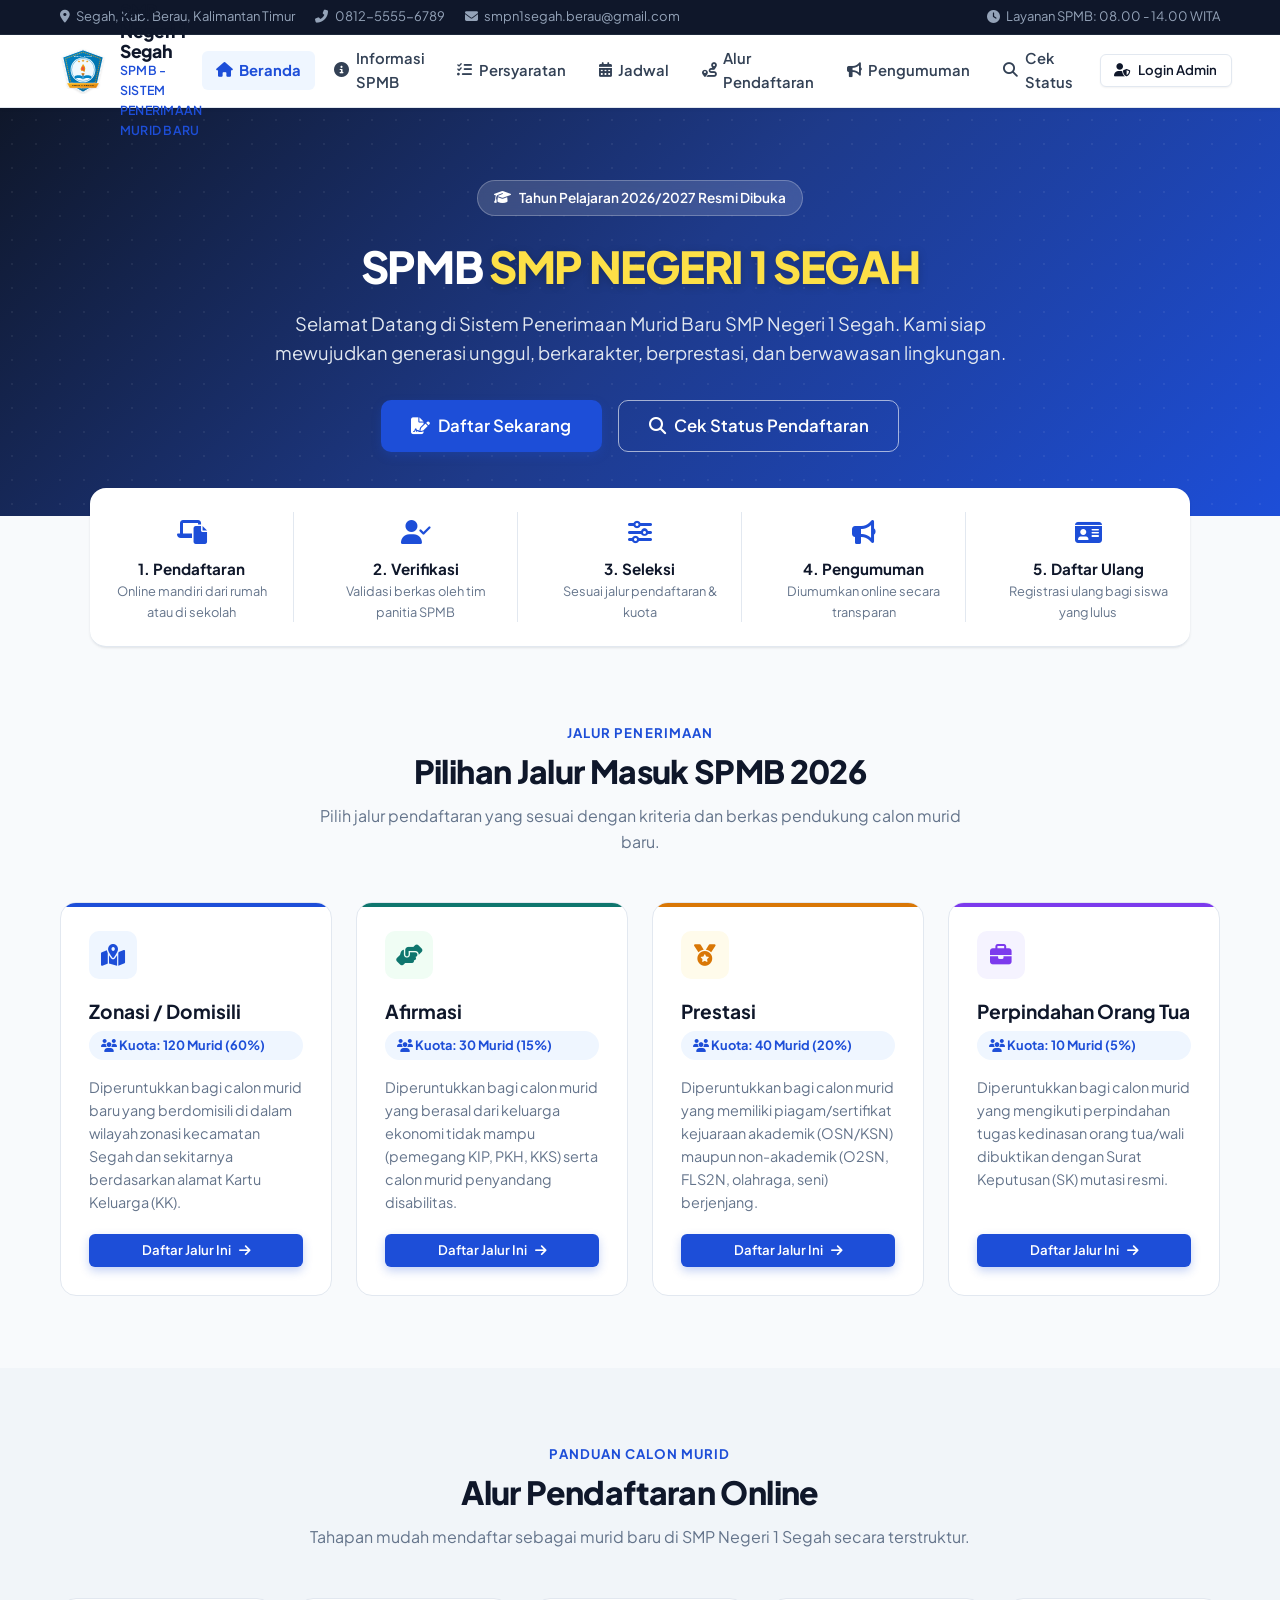
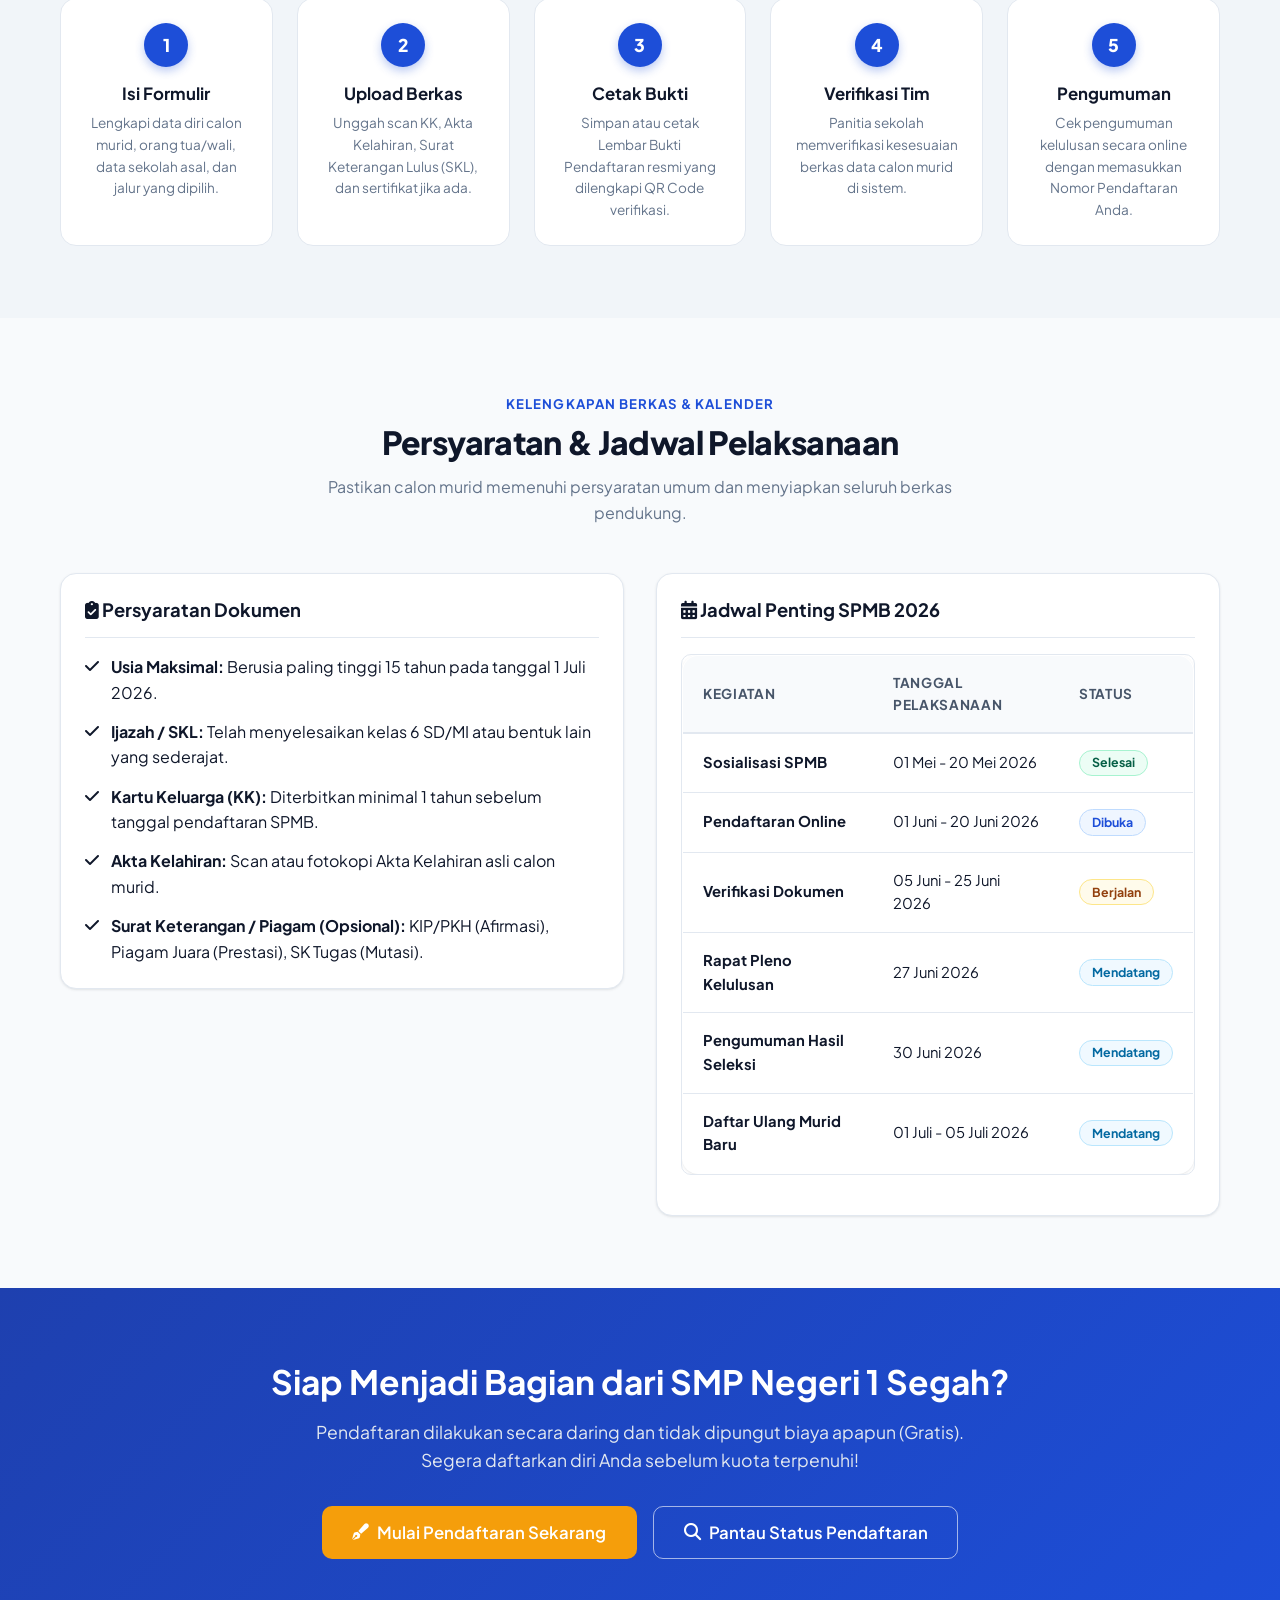
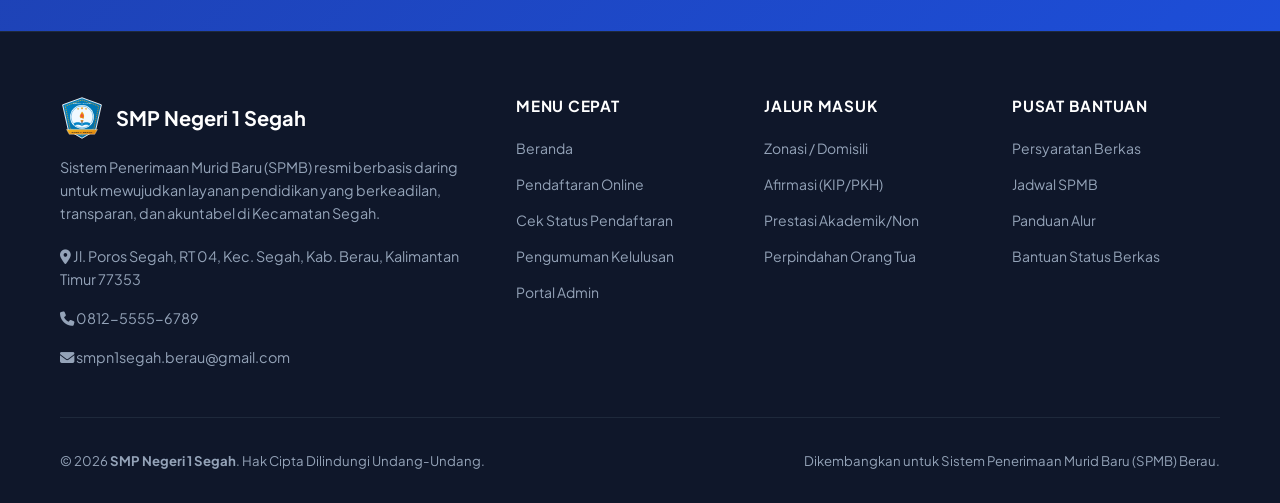
<file: index.html>
<!DOCTYPE html>
<html lang="id">
<head>
  <meta charset="UTF-8">
  <meta name="viewport" content="width=device-width, initial-scale=1.0">
  <meta name="description" content="Sistem Penerimaan Murid Baru (SPMB) SMP Negeri 1 Segah, Berau, Kalimantan Timur Tahun Pelajaran 2026/2027. Pendaftaran online cepat, transparan, dan terintegrasi.">
  <title>SPMB SMP Negeri 1 Segah - Sistem Penerimaan Murid Baru 2026</title>
  
  <!-- Favicon -->
  <link rel="icon" type="image/svg+xml" href="assets/logo.svg">
  
  <!-- Font Awesome 6 Icons -->
  <link rel="stylesheet" href="https://cdnjs.cloudflare.com/ajax/libs/font-awesome/6.5.1/css/all.min.css">
  
  <!-- Custom Stylesheets -->
  <link rel="stylesheet" href="css/style.css">
  <link rel="stylesheet" href="css/responsive.css">
</head>
<body>

  <!-- Topbar Kontak & Informasi -->
  <div class="topbar">
    <div class="container">
      <div class="topbar-info">
        <span><i class="fas fa-map-marker-alt text-warning"></i> Segah, Kab. Berau, Kalimantan Timur</span>
        <span><i class="fas fa-phone-alt text-warning"></i> <span data-school-phone>0812-5555-6789</span></span>
        <span><i class="fas fa-envelope text-warning"></i> <span data-school-email>smpn1segah.berau@gmail.com</span></span>
      </div>
      <div class="topbar-info">
        <span><i class="fas fa-clock"></i> Layanan SPMB: 08.00 - 14.00 WITA</span>
      </div>
    </div>
  </div>

  <!-- Header & Navigasi -->
  <header class="navbar">
    <div class="container">
      <a href="index.html" class="brand">
        <img src="assets/logo.svg" alt="Logo SMP Negeri 1 Segah" class="brand-logo">
        <div class="brand-text">
          <h1 data-school-name>SMP NEGERI 1 SEGAH</h1>
          <span>SPMB - SISTEM PENERIMAAN MURID BARU</span>
        </div>
      </a>

      <!-- Hamburger Button (Mobile) -->
      <button class="nav-toggle" aria-label="Menu Navigasi">
        <i class="fas fa-bars"></i>
      </button>

      <!-- Menu Items -->
      <nav>
        <ul class="nav-menu">
          <li><a href="index.html" class="nav-link active"><i class="fas fa-home"></i> Beranda</a></li>
          <li><a href="#informasi" class="nav-link"><i class="fas fa-info-circle"></i> Informasi SPMB</a></li>
          <li><a href="#persyaratan" class="nav-link"><i class="fas fa-list-check"></i> Persyaratan</a></li>
          <li><a href="#jadwal" class="nav-link"><i class="fas fa-calendar-alt"></i> Jadwal</a></li>
          <li><a href="#alur" class="nav-link"><i class="fas fa-route"></i> Alur Pendaftaran</a></li>
          <li><a href="pengumuman.html" class="nav-link"><i class="fas fa-bullhorn"></i> Pengumuman</a></li>
          <li><a href="cek-status.html" class="nav-link"><i class="fas fa-search"></i> Cek Status</a></li>
          <li class="nav-btn"><a href="login.html" class="btn btn-secondary btn-sm"><i class="fas fa-user-shield"></i> Login Admin</a></li>
        </ul>
      </nav>
    </div>
  </header>

  <!-- Hero Section -->
  <section class="hero">
    <div class="container">
      <div class="hero-content">
        <div class="hero-badge">
          <i class="fas fa-graduation-cap"></i> Tahun Pelajaran 2026/2027 Resmi Dibuka
        </div>
        <h2 class="hero-title">SPMB <span class="highlight">SMP NEGERI 1 SEGAH</span></h2>
        <p class="hero-subtitle">
          Selamat Datang di Sistem Penerimaan Murid Baru SMP Negeri 1 Segah. Kami siap mewujudkan generasi unggul, berkarakter, berprestasi, dan berwawasan lingkungan.
        </p>
        <div class="hero-actions">
          <a href="pendaftaran.html" class="btn btn-primary btn-lg">
            <i class="fas fa-file-signature"></i> Daftar Sekarang
          </a>
          <a href="cek-status.html" class="btn btn-outline btn-lg">
            <i class="fas fa-search"></i> Cek Status Pendaftaran
          </a>
        </div>
      </div>
    </div>
  </section>

  <!-- Quick Info Strip -->
  <div class="container">
    <div class="info-strip">
      <div class="info-grid">
        <div class="info-item">
          <div class="icon"><i class="fas fa-laptop-file"></i></div>
          <h4>1. Pendaftaran</h4>
          <p>Online mandiri dari rumah atau di sekolah</p>
        </div>
        <div class="info-item">
          <div class="icon"><i class="fas fa-user-check"></i></div>
          <h4>2. Verifikasi</h4>
          <p>Validasi berkas oleh tim panitia SPMB</p>
        </div>
        <div class="info-item">
          <div class="icon"><i class="fas fa-sliders-h"></i></div>
          <h4>3. Seleksi</h4>
          <p>Sesuai jalur pendaftaran & kuota</p>
        </div>
        <div class="info-item">
          <div class="icon"><i class="fas fa-bullhorn"></i></div>
          <h4>4. Pengumuman</h4>
          <p>Diumumkan online secara transparan</p>
        </div>
        <div class="info-item">
          <div class="icon"><i class="fas fa-id-card"></i></div>
          <h4>5. Daftar Ulang</h4>
          <p>Registrasi ulang bagi siswa yang lulus</p>
        </div>
      </div>
    </div>
  </div>

  <!-- Section Jalur Pendaftaran (Informasi SPMB) -->
  <section id="informasi" class="section">
    <div class="container">
      <div class="section-header">
        <span class="section-tag">Jalur Penerimaan</span>
        <h2 class="section-title">Pilihan Jalur Masuk SPMB 2026</h2>
        <p class="section-desc">Pilih jalur pendaftaran yang sesuai dengan kriteria dan berkas pendukung calon murid baru.</p>
      </div>

      <div class="jalur-grid">
        <!-- Jalur Domisili -->
        <div class="jalur-card">
          <div class="jalur-icon"><i class="fas fa-map-marked-alt"></i></div>
          <h3 class="jalur-title">Zonasi / Domisili</h3>
          <span class="jalur-kuota"><i class="fas fa-users"></i> Kuota: 120 Murid (60%)</span>
          <p class="jalur-desc">
            Diperuntukkan bagi calon murid baru yang berdomisili di dalam wilayah zonasi kecamatan Segah dan sekitarnya berdasarkan alamat Kartu Keluarga (KK).
          </p>
          <a href="pendaftaran.html?jalur=domisili" class="btn btn-primary btn-sm">Daftar Jalur Ini <i class="fas fa-arrow-right"></i></a>
        </div>

        <!-- Jalur Afirmasi -->
        <div class="jalur-card afirmasi">
          <div class="jalur-icon"><i class="fas fa-hands-helping"></i></div>
          <h3 class="jalur-title">Afirmasi</h3>
          <span class="jalur-kuota"><i class="fas fa-users"></i> Kuota: 30 Murid (15%)</span>
          <p class="jalur-desc">
            Diperuntukkan bagi calon murid yang berasal dari keluarga ekonomi tidak mampu (pemegang KIP, PKH, KKS) serta calon murid penyandang disabilitas.
          </p>
          <a href="pendaftaran.html?jalur=afirmasi" class="btn btn-primary btn-sm">Daftar Jalur Ini <i class="fas fa-arrow-right"></i></a>
        </div>

        <!-- Jalur Prestasi -->
        <div class="jalur-card prestasi">
          <div class="jalur-icon"><i class="fas fa-medal"></i></div>
          <h3 class="jalur-title">Prestasi</h3>
          <span class="jalur-kuota"><i class="fas fa-users"></i> Kuota: 40 Murid (20%)</span>
          <p class="jalur-desc">
            Diperuntukkan bagi calon murid yang memiliki piagam/sertifikat kejuaraan akademik (OSN/KSN) maupun non-akademik (O2SN, FLS2N, olahraga, seni) berjenjang.
          </p>
          <a href="pendaftaran.html?jalur=prestasi" class="btn btn-primary btn-sm">Daftar Jalur Ini <i class="fas fa-arrow-right"></i></a>
        </div>

        <!-- Jalur Mutasi -->
        <div class="jalur-card mutasi">
          <div class="jalur-icon"><i class="fas fa-briefcase"></i></div>
          <h3 class="jalur-title">Perpindahan Orang Tua</h3>
          <span class="jalur-kuota"><i class="fas fa-users"></i> Kuota: 10 Murid (5%)</span>
          <p class="jalur-desc">
            Diperuntukkan bagi calon murid yang mengikuti perpindahan tugas kedinasan orang tua/wali dibuktikan dengan Surat Keputusan (SK) mutasi resmi.
          </p>
          <a href="pendaftaran.html?jalur=mutasi" class="btn btn-primary btn-sm">Daftar Jalur Ini <i class="fas fa-arrow-right"></i></a>
        </div>
      </div>
    </div>
  </section>

  <!-- Section Alur Pendaftaran -->
  <section id="alur" class="section section-alt">
    <div class="container">
      <div class="section-header">
        <span class="section-tag">Panduan Calon Murid</span>
        <h2 class="section-title">Alur Pendaftaran Online</h2>
        <p class="section-desc">Tahapan mudah mendaftar sebagai murid baru di SMP Negeri 1 Segah secara terstruktur.</p>
      </div>

      <div class="timeline">
        <div class="step-card">
          <div class="step-number">1</div>
          <h4 class="step-title">Isi Formulir</h4>
          <p class="step-desc">Lengkapi data diri calon murid, orang tua/wali, data sekolah asal, dan jalur yang dipilih.</p>
        </div>
        <div class="step-card">
          <div class="step-number">2</div>
          <h4 class="step-title">Upload Berkas</h4>
          <p class="step-desc">Unggah scan KK, Akta Kelahiran, Surat Keterangan Lulus (SKL), dan sertifikat jika ada.</p>
        </div>
        <div class="step-card">
          <div class="step-number">3</div>
          <h4 class="step-title">Cetak Bukti</h4>
          <p class="step-desc">Simpan atau cetak Lembar Bukti Pendaftaran resmi yang dilengkapi QR Code verifikasi.</p>
        </div>
        <div class="step-card">
          <div class="step-number">4</div>
          <h4 class="step-title">Verifikasi Tim</h4>
          <p class="step-desc">Panitia sekolah memverifikasi kesesuaian berkas data calon murid di sistem.</p>
        </div>
        <div class="step-card">
          <div class="step-number">5</div>
          <h4 class="step-title">Pengumuman</h4>
          <p class="step-desc">Cek pengumuman kelulusan secara online dengan memasukkan Nomor Pendaftaran Anda.</p>
        </div>
      </div>
    </div>
  </section>

  <!-- Section Persyaratan & Jadwal -->
  <section id="persyaratan" class="section">
    <div class="container">
      <div class="section-header">
        <span class="section-tag">Kelengkapan Berkas & Kalender</span>
        <h2 class="section-title">Persyaratan & Jadwal Pelaksanaan</h2>
        <p class="section-desc">Pastikan calon murid memenuhi persyaratan umum dan menyiapkan seluruh berkas pendukung.</p>
      </div>

      <div class="form-row" style="gap: 2rem; align-items: start;">
        <!-- Persyaratan Card -->
        <div class="card" style="flex: 1;">
          <div class="card-header">
            <h3 class="card-title"><i class="fas fa-clipboard-check text-primary"></i> Persyaratan Dokumen</h3>
          </div>
          <ul style="list-style: none; display: flex; flex-direction: column; gap: 0.85rem;">
            <li style="display: flex; gap: 0.75rem;">
              <i class="fas fa-check text-success" style="margin-top: 0.25rem;"></i>
              <div><strong>Usia Maksimal:</strong> Berusia paling tinggi 15 tahun pada tanggal 1 Juli 2026.</div>
            </li>
            <li style="display: flex; gap: 0.75rem;">
              <i class="fas fa-check text-success" style="margin-top: 0.25rem;"></i>
              <div><strong>Ijazah / SKL:</strong> Telah menyelesaikan kelas 6 SD/MI atau bentuk lain yang sederajat.</div>
            </li>
            <li style="display: flex; gap: 0.75rem;">
              <i class="fas fa-check text-success" style="margin-top: 0.25rem;"></i>
              <div><strong>Kartu Keluarga (KK):</strong> Diterbitkan minimal 1 tahun sebelum tanggal pendaftaran SPMB.</div>
            </li>
            <li style="display: flex; gap: 0.75rem;">
              <i class="fas fa-check text-success" style="margin-top: 0.25rem;"></i>
              <div><strong>Akta Kelahiran:</strong> Scan atau fotokopi Akta Kelahiran asli calon murid.</div>
            </li>
            <li style="display: flex; gap: 0.75rem;">
              <i class="fas fa-check text-success" style="margin-top: 0.25rem;"></i>
              <div><strong>Surat Keterangan / Piagam (Opsional):</strong> KIP/PKH (Afirmasi), Piagam Juara (Prestasi), SK Tugas (Mutasi).</div>
            </li>
          </ul>
        </div>

        <!-- Jadwal Table Card -->
        <div id="jadwal" class="card" style="flex: 1.2;">
          <div class="card-header">
            <h3 class="card-title"><i class="fas fa-calendar-alt text-primary"></i> Jadwal Penting SPMB 2026</h3>
          </div>
          <div class="table-responsive">
            <table class="schedule-table">
              <thead>
                <tr>
                  <th>Kegiatan</th>
                  <th>Tanggal Pelaksanaan</th>
                  <th>Status</th>
                </tr>
              </thead>
              <tbody>
                <tr>
                  <td><strong>Sosialisasi SPMB</strong></td>
                  <td>01 Mei - 20 Mei 2026</td>
                  <td><span class="badge badge-success">Selesai</span></td>
                </tr>
                <tr>
                  <td><strong>Pendaftaran Online</strong></td>
                  <td>01 Juni - 20 Juni 2026</td>
                  <td><span class="badge badge-primary">Dibuka</span></td>
                </tr>
                <tr>
                  <td><strong>Verifikasi Dokumen</strong></td>
                  <td>05 Juni - 25 Juni 2026</td>
                  <td><span class="badge badge-warning">Berjalan</span></td>
                </tr>
                <tr>
                  <td><strong>Rapat Pleno Kelulusan</strong></td>
                  <td>27 Juni 2026</td>
                  <td><span class="badge badge-info">Mendatang</span></td>
                </tr>
                <tr>
                  <td><strong>Pengumuman Hasil Seleksi</strong></td>
                  <td>30 Juni 2026</td>
                  <td><span class="badge badge-info">Mendatang</span></td>
                </tr>
                <tr>
                  <td><strong>Daftar Ulang Murid Baru</strong></td>
                  <td>01 Juli - 05 Juli 2026</td>
                  <td><span class="badge badge-info">Mendatang</span></td>
                </tr>
              </tbody>
            </table>
          </div>
        </div>
      </div>
    </div>
  </section>

  <!-- CTA Banner -->
  <section class="section" style="background: linear-gradient(135deg, #1e40af 0%, #1d4ed8 100%); color: #ffffff; text-align: center;">
    <div class="container">
      <h2 style="color: #ffffff; font-size: 2.1rem; margin-bottom: 1rem;">Siap Menjadi Bagian dari SMP Negeri 1 Segah?</h2>
      <p style="color: #e2e8f0; font-size: 1.1rem; max-width: 650px; margin: 0 auto 2rem;">
        Pendaftaran dilakukan secara daring dan tidak dipungut biaya apapun (Gratis). Segera daftarkan diri Anda sebelum kuota terpenuhi!
      </p>
      <div style="display: flex; gap: 1rem; justify-content: center; flex-wrap: wrap;">
        <a href="pendaftaran.html" class="btn btn-warning btn-lg"><i class="fas fa-pen-fancy"></i> Mulai Pendaftaran Sekarang</a>
        <a href="cek-status.html" class="btn btn-outline btn-lg"><i class="fas fa-search"></i> Pantau Status Pendaftaran</a>
      </div>
    </div>
  </section>

  <!-- Footer -->
  <footer class="footer">
    <div class="container">
      <div class="footer-grid">
        <div class="footer-brand">
          <div style="display: flex; align-items: center; gap: 0.75rem; margin-bottom: 1rem;">
            <img src="assets/logo.svg" alt="SMPN 1 Segah" style="width: 44px; height: 44px;">
            <h3 data-school-name style="margin: 0;">SMP NEGERI 1 SEGAH</h3>
          </div>
          <p>
            Sistem Penerimaan Murid Baru (SPMB) resmi berbasis daring untuk mewujudkan layanan pendidikan yang berkeadilan, transparan, dan akuntabel di Kecamatan Segah.
          </p>
          <div style="margin-top: 1.25rem; font-size: 0.875rem; color: #94a3b8;">
            <p><i class="fas fa-map-marker-alt text-warning"></i> <span data-school-address>Jl. Poros Segah, RT 04, Kec. Segah, Kab. Berau, Kalimantan Timur 77353</span></p>
            <p><i class="fas fa-phone text-warning"></i> <span data-school-phone>0812-5555-6789</span></p>
            <p><i class="fas fa-envelope text-warning"></i> <span data-school-email>smpn1segah.berau@gmail.com</span></p>
          </div>
        </div>

        <div class="footer-col">
          <h4>Menu Cepat</h4>
          <ul class="footer-links">
            <li><a href="index.html">Beranda</a></li>
            <li><a href="pendaftaran.html">Pendaftaran Online</a></li>
            <li><a href="cek-status.html">Cek Status Pendaftaran</a></li>
            <li><a href="pengumuman.html">Pengumuman Kelulusan</a></li>
            <li><a href="login.html">Portal Admin</a></li>
          </ul>
        </div>

        <div class="footer-col">
          <h4>Jalur Masuk</h4>
          <ul class="footer-links">
            <li><a href="pendaftaran.html?jalur=domisili">Zonasi / Domisili</a></li>
            <li><a href="pendaftaran.html?jalur=afirmasi">Afirmasi (KIP/PKH)</a></li>
            <li><a href="pendaftaran.html?jalur=prestasi">Prestasi Akademik/Non</a></li>
            <li><a href="pendaftaran.html?jalur=mutasi">Perpindahan Orang Tua</a></li>
          </ul>
        </div>

        <div class="footer-col">
          <h4>Pusat Bantuan</h4>
          <ul class="footer-links">
            <li><a href="#persyaratan">Persyaratan Berkas</a></li>
            <li><a href="#jadwal">Jadwal SPMB</a></li>
            <li><a href="#alur">Panduan Alur</a></li>
            <li><a href="cek-status.html">Bantuan Status Berkas</a></li>
          </ul>
        </div>
      </div>

      <div class="footer-bottom">
        <div>
          &copy; 2026 <strong data-school-name>SMP Negeri 1 Segah</strong>. Hak Cipta Dilindungi Undang-Undang.
        </div>
        <div>
          Dikembangkan untuk Sistem Penerimaan Murid Baru (SPMB) Berau.
        </div>
      </div>
    </div>
  </footer>

  <!-- Scripts -->
  <script src="js/config.js"></script>
  <script src="js/api.js"></script>
  <script src="js/main.js"></script>
</body>
</html>
</file>
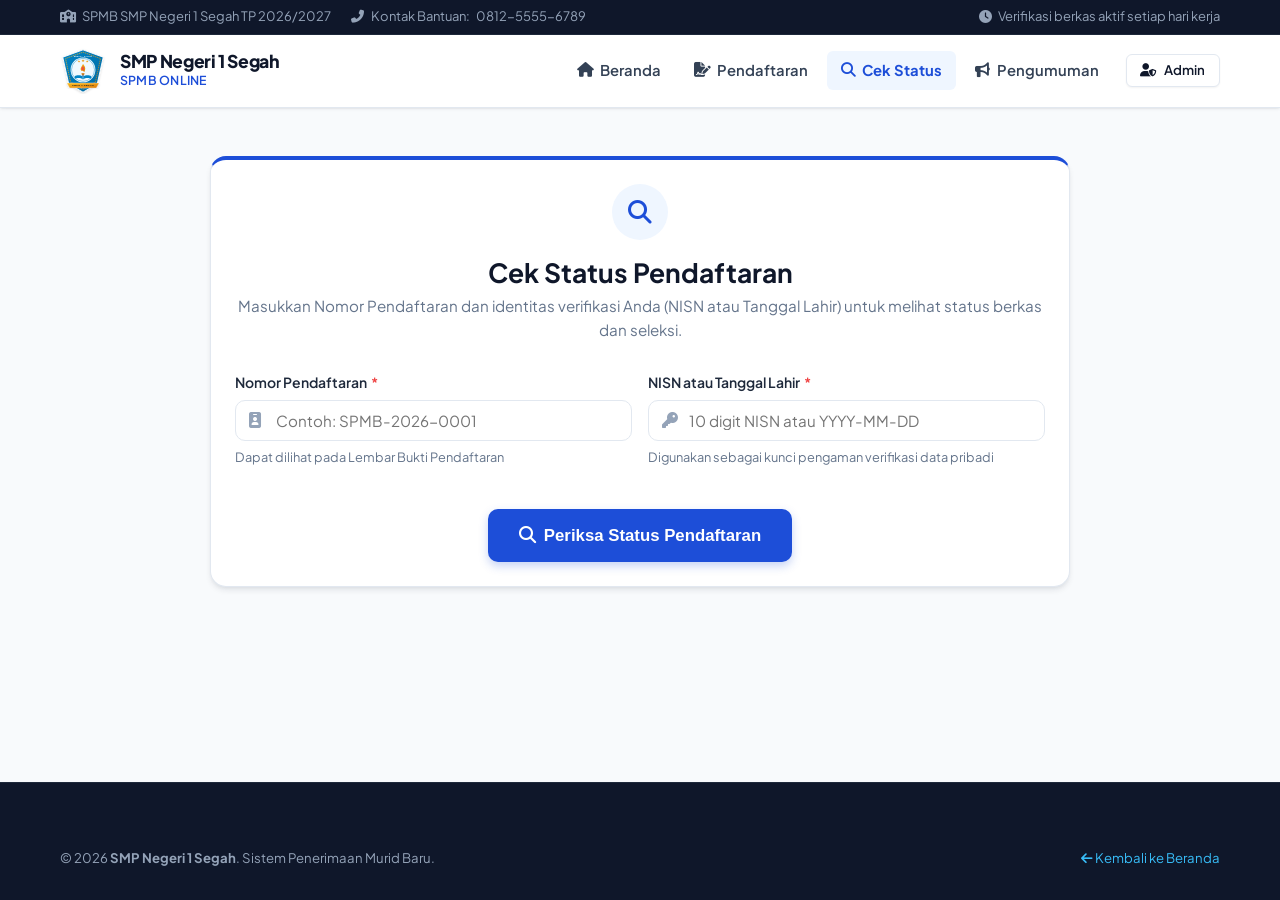
<file: cek-status.html>
<!DOCTYPE html>
<html lang="id">
<head>
  <meta charset="UTF-8">
  <meta name="viewport" content="width=device-width, initial-scale=1.0">
  <meta name="description" content="Cek status pendaftaran dan hasil verifikasi berkas calon murid baru SMP Negeri 1 Segah.">
  <title>Cek Status Pendaftaran - SPMB SMP Negeri 1 Segah</title>
  
  <link rel="icon" type="image/svg+xml" href="assets/logo.svg">
  <link rel="stylesheet" href="https://cdnjs.cloudflare.com/ajax/libs/font-awesome/6.5.1/css/all.min.css">
  <link rel="stylesheet" href="css/style.css">
  <link rel="stylesheet" href="css/responsive.css">
</head>
<body>

  <!-- Topbar -->
  <div class="topbar no-print">
    <div class="container">
      <div class="topbar-info">
        <span><i class="fas fa-school"></i> SPMB SMP Negeri 1 Segah TP 2026/2027</span>
        <span><i class="fas fa-phone-alt"></i> Kontak Bantuan: <span data-school-phone>0812-5555-6789</span></span>
      </div>
      <div class="topbar-info">
        <span><i class="fas fa-clock"></i> Verifikasi berkas aktif setiap hari kerja</span>
      </div>
    </div>
  </div>

  <!-- Header Navbar -->
  <header class="navbar no-print">
    <div class="container">
      <a href="index.html" class="brand">
        <img src="assets/logo.svg" alt="Logo" class="brand-logo">
        <div class="brand-text">
          <h1 data-school-name>SMP NEGERI 1 SEGAH</h1>
          <span>SPMB ONLINE</span>
        </div>
      </a>
      <button class="nav-toggle" aria-label="Menu"><i class="fas fa-bars"></i></button>
      <nav>
        <ul class="nav-menu">
          <li><a href="index.html" class="nav-link"><i class="fas fa-home"></i> Beranda</a></li>
          <li><a href="pendaftaran.html" class="nav-link"><i class="fas fa-file-signature"></i> Pendaftaran</a></li>
          <li><a href="cek-status.html" class="nav-link active"><i class="fas fa-search"></i> Cek Status</a></li>
          <li><a href="pengumuman.html" class="nav-link"><i class="fas fa-bullhorn"></i> Pengumuman</a></li>
          <li class="nav-btn"><a href="login.html" class="btn btn-secondary btn-sm"><i class="fas fa-user-shield"></i> Admin</a></li>
        </ul>
      </nav>
    </div>
  </header>

  <!-- Main Content -->
  <main class="section no-print" style="padding-top: 3rem;">
    <div class="container-narrow">

      <!-- Search Card -->
      <div class="card" style="box-shadow: var(--shadow-md); margin-bottom: 2rem; border-top: 4px solid var(--primary);">
        <div style="text-align: center; margin-bottom: 1.75rem;">
          <div style="width: 56px; height: 56px; border-radius: 50%; background: var(--primary-subtle); color: var(--primary); display: flex; align-items: center; justify-content: center; font-size: 1.5rem; margin: 0 auto 1rem;">
            <i class="fas fa-search"></i>
          </div>
          <h2 style="font-size: 1.65rem; margin-bottom: 0.35rem;">Cek Status Pendaftaran</h2>
          <p style="color: var(--text-muted); font-size: 0.95rem;">
            Masukkan Nomor Pendaftaran dan identitas verifikasi Anda (NISN atau Tanggal Lahir) untuk melihat status berkas dan seleksi.
          </p>
        </div>

        <form id="formCekStatus" novalidate>
          <div class="form-row">
            <div class="form-group">
              <label class="form-label" for="inputNoPendaftaran">
                Nomor Pendaftaran <span class="required">*</span>
              </label>
              <div class="input-group">
                <i class="fas fa-id-badge input-icon"></i>
                <input type="text" id="inputNoPendaftaran" class="form-control" placeholder="Contoh: SPMB-2026-0001" required>
              </div>
              <span class="form-hint">Dapat dilihat pada Lembar Bukti Pendaftaran</span>
              <span class="form-error" id="errorNoPendaftaran"></span>
            </div>

            <div class="form-group">
              <label class="form-label" for="inputVerifikasi">
                NISN atau Tanggal Lahir <span class="required">*</span>
              </label>
              <div class="input-group">
                <i class="fas fa-key input-icon"></i>
                <input type="text" id="inputVerifikasi" class="form-control" placeholder="10 digit NISN atau YYYY-MM-DD" required>
              </div>
              <span class="form-hint">Digunakan sebagai kunci pengaman verifikasi data pribadi</span>
              <span class="form-error" id="errorVerifikasi"></span>
            </div>
          </div>

          <div style="text-align: center; margin-top: 1rem;">
            <button type="submit" class="btn btn-primary btn-lg" id="btnCariStatus">
              <i class="fas fa-search"></i> Periksa Status Pendaftaran
            </button>
          </div>
        </form>
      </div>

      <!-- Loading State -->
      <div id="loadingStatus" class="card loading-overlay" style="display: none;">
        <div class="spinner spinner-primary spinner-lg"></div>
        <p>Sedang memeriksa basis data SPMB...</p>
      </div>

      <!-- Result Card -->
      <div id="resultStatusCard" class="card" style="display: none; box-shadow: var(--shadow-md); border-top: 4px solid var(--success);">
        <div class="card-header">
          <div>
            <span style="font-size: 0.8rem; font-weight: 700; color: var(--text-muted); text-transform: uppercase; letter-spacing: 0.05em;">Hasil Pencarian Data SPMB</span>
            <h3 class="card-title" id="resNamaMurid" style="font-size: 1.4rem; color: #0f172a; margin-top: 0.2rem;">-</h3>
          </div>
          <div id="resStatusBadge">
            <span class="badge badge-warning">Menunggu</span>
          </div>
        </div>

        <div style="margin-bottom: 1.5rem;">
          <table class="schedule-table" style="box-shadow: none;">
            <tbody>
              <tr>
                <td style="width: 32%; font-weight: 700;">Nomor Pendaftaran</td>
                <td id="resNoPendaftaran" style="color: var(--primary); font-weight: 800; font-size: 1.05rem;">-</td>
              </tr>
              <tr>
                <td style="font-weight: 700;">Jalur Pendaftaran</td>
                <td id="resJalur">-</td>
              </tr>
              <tr>
                <td style="font-weight: 700;">Asal Sekolah (SD/MI)</td>
                <td id="resAsalSd">-</td>
              </tr>
              <tr>
                <td style="font-weight: 700;">Status Verifikasi Berkas</td>
                <td id="resVerifikasiStatus">-</td>
              </tr>
              <tr>
                <td style="font-weight: 700;">Status Seleksi</td>
                <td id="resSeleksiStatus">-</td>
              </tr>
              <tr>
                <td style="font-weight: 700;">Status Kelulusan</td>
                <td id="resKelulusanStatus">-</td>
              </tr>
              <tr>
                <td style="font-weight: 700;">Waktu Update Terakhir</td>
                <td id="resTanggalUpdate">-</td>
              </tr>
            </tbody>
          </table>
        </div>

        <!-- Box Catatan Panitia / Perbaikan -->
        <div id="resCatatanBox" class="alert alert-info">
          <i class="fas fa-comment-dots" style="font-size: 1.25rem;"></i>
          <div>
            <strong>Catatan Panitia SPMB:</strong>
            <p id="resCatatanText" style="margin: 0.25rem 0 0; font-size: 0.925rem;">Tidak ada catatan khusus.</p>
          </div>
        </div>

        <!-- Tombol Cetak Ulang Bukti -->
        <div style="display: flex; justify-content: space-between; align-items: center; flex-wrap: wrap; gap: 1rem; margin-top: 1.5rem; padding-top: 1rem; border-top: 1px solid var(--border-color);">
          <div style="font-size: 0.85rem; color: var(--text-muted);">
            <i class="fas fa-shield-alt text-success"></i> Data ditampilkan dengan aman tanpa menampilkan informasi sensitif.
          </div>
          <div style="display: flex; gap: 0.75rem;">
            <a href="pendaftaran.html" class="btn btn-secondary btn-sm">
              <i class="fas fa-user-plus"></i> Pendaftaran Baru
            </a>
            <button type="button" class="btn btn-primary btn-sm" id="btnCetakUlangBukti">
              <i class="fas fa-print"></i> Cetak Lembar Bukti
            </button>
          </div>
        </div>
      </div>

    </div>
  </main>

  <!-- Footer -->
  <footer class="footer no-print">
    <div class="container">
      <div class="footer-bottom" style="border: none; padding-top: 0;">
        <div>&copy; 2026 <strong data-school-name>SMP Negeri 1 Segah</strong>. Sistem Penerimaan Murid Baru.</div>
        <div><a href="index.html" style="color: #38bdf8;"><i class="fas fa-arrow-left"></i> Kembali ke Beranda</a></div>
      </div>
    </div>
  </footer>

  <!-- Toast Container -->
  <div class="toast-container"></div>

  <!-- Project Scripts -->
  <script src="js/config.js"></script>
  <script src="js/api.js"></script>
  <script src="js/main.js"></script>
  <script src="js/cek-status.js"></script>
</body>
</html>
</file>
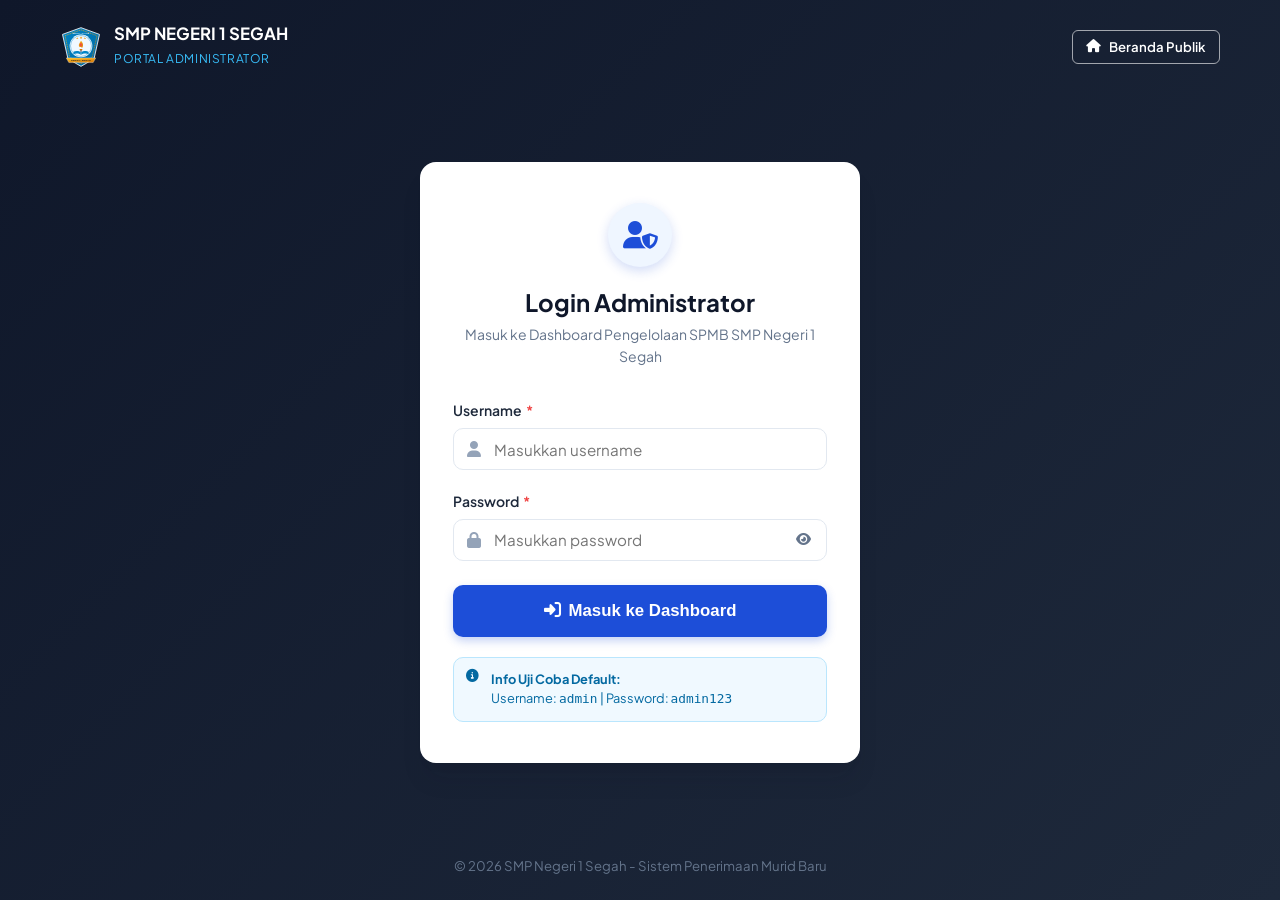
<file: login.html>
<!DOCTYPE html>
<html lang="id">
<head>
  <meta charset="UTF-8">
  <meta name="viewport" content="width=device-width, initial-scale=1.0">
  <meta name="description" content="Portal Login Administrator SPMB SMP Negeri 1 Segah.">
  <title>Login Admin - SPMB SMP Negeri 1 Segah</title>
  
  <link rel="icon" type="image/svg+xml" href="assets/logo.svg">
  <link rel="stylesheet" href="https://cdnjs.cloudflare.com/ajax/libs/font-awesome/6.5.1/css/all.min.css">
  <link rel="stylesheet" href="css/style.css">
  <link rel="stylesheet" href="css/responsive.css">
</head>
<body style="background: linear-gradient(135deg, #0f172a 0%, #1e293b 100%); min-height: 100vh; display: flex; flex-direction: column;">

  <!-- Navbar Sederhana -->
  <header style="padding: 1.5rem 0;">
    <div class="container" style="display: flex; justify-content: space-between; align-items: center;">
      <a href="index.html" style="display: flex; align-items: center; gap: 0.75rem; text-decoration: none; color: #ffffff;">
        <img src="assets/logo.svg" alt="Logo" style="width: 42px; height: 42px;">
        <div>
          <strong style="font-size: 1.05rem; display: block; line-height: 1.2;">SMP NEGERI 1 SEGAH</strong>
          <span style="font-size: 0.75rem; color: #38bdf8; letter-spacing: 0.05em;">PORTAL ADMINISTRATOR</span>
        </div>
      </a>
      <a href="index.html" class="btn btn-outline btn-sm">
        <i class="fas fa-home"></i> Beranda Publik
      </a>
    </div>
  </header>

  <!-- Login Card Center -->
  <main style="flex-grow: 1; display: flex; align-items: center; justify-content: center; padding: 2rem 1.25rem;">
    <div class="card" style="max-width: 440px; width: 100%; box-shadow: var(--shadow-xl); border: 1px solid rgba(255,255,255,0.1); border-radius: var(--radius-lg); padding: 2.5rem 2rem;">
      
      <!-- Icon & Title -->
      <div style="text-align: center; margin-bottom: 2rem;">
        <div style="width: 64px; height: 64px; border-radius: 50%; background: #eff6ff; color: var(--primary); display: flex; align-items: center; justify-content: center; font-size: 1.75rem; margin: 0 auto 1.25rem; box-shadow: 0 4px 12px rgba(29, 78, 216, 0.2);">
          <i class="fas fa-user-shield"></i>
        </div>
        <h2 style="font-size: 1.5rem; color: #0f172a; margin-bottom: 0.35rem;">Login Administrator</h2>
        <p style="color: var(--text-muted); font-size: 0.875rem;">
          Masuk ke Dashboard Pengelolaan SPMB SMP Negeri 1 Segah
        </p>
      </div>

      <!-- Form Login -->
      <form id="formAdminLogin" novalidate>
        <div class="form-group">
          <label class="form-label" for="adminUsername">Username <span class="required">*</span></label>
          <div class="input-group">
            <i class="fas fa-user input-icon"></i>
            <input type="text" id="adminUsername" class="form-control" placeholder="Masukkan username" required autocomplete="username">
          </div>
          <span class="form-error" id="errorUsername"></span>
        </div>

        <div class="form-group">
          <div style="display: flex; justify-content: space-between; align-items: center;">
            <label class="form-label" for="adminPassword">Password <span class="required">*</span></label>
          </div>
          <div class="input-group">
            <i class="fas fa-lock input-icon"></i>
            <input type="password" id="adminPassword" class="form-control" placeholder="Masukkan password" required autocomplete="current-password">
            <button type="button" id="togglePassword" style="position: absolute; right: 0.75rem; background: none; border: none; color: var(--text-muted); cursor: pointer; padding: 0.25rem;" aria-label="Lihat Password">
              <i class="fas fa-eye" id="eyeIcon"></i>
            </button>
          </div>
          <span class="form-error" id="errorPassword"></span>
        </div>

        <div style="margin: 1.5rem 0 1rem;">
          <button type="submit" class="btn btn-primary btn-block btn-lg" id="btnLogin">
            <i class="fas fa-sign-in-alt"></i> Masuk ke Dashboard
          </button>
        </div>

        <!-- Hint Demo Mode -->
        <div class="alert alert-info" style="font-size: 0.8rem; padding: 0.75rem; margin: 1.25rem 0 0;">
          <i class="fas fa-info-circle"></i>
          <div>
            <strong>Info Uji Coba Default:</strong><br>
            Username: <code>admin</code> | Password: <code>admin123</code>
          </div>
        </div>
      </form>

    </div>
  </main>

  <footer style="padding: 1.5rem 0; text-align: center; color: #64748b; font-size: 0.825rem;">
    &copy; 2026 SMP Negeri 1 Segah - Sistem Penerimaan Murid Baru
  </footer>

  <div class="toast-container"></div>

  <!-- Scripts -->
  <script src="js/config.js"></script>
  <script src="js/api.js"></script>
  <script src="js/main.js"></script>
  <script>
    document.addEventListener("DOMContentLoaded", function() {
      // Cek apakah sudah login
      const session = sessionStorage.getItem("spmb_smpn1_segah_admin_session");
      if (session) {
        try {
          const user = JSON.parse(session);
          if (user && user.token) {
            window.location.href = "admin.html";
            return;
          }
        } catch (e) {}
      }

      // Toggle Password Visibility
      const toggleBtn = document.getElementById("togglePassword");
      const passInput = document.getElementById("adminPassword");
      const eyeIcon = document.getElementById("eyeIcon");

      if (toggleBtn) {
        toggleBtn.addEventListener("click", function() {
          if (passInput.type === "password") {
            passInput.type = "text";
            eyeIcon.classList.remove("fa-eye");
            eyeIcon.classList.add("fa-eye-slash");
          } else {
            passInput.type = "password";
            eyeIcon.classList.remove("fa-eye-slash");
            eyeIcon.classList.add("fa-eye");
          }
        });
      }

      // Handle Login Submit
      const form = document.getElementById("formAdminLogin");
      form.addEventListener("submit", async function(e) {
        e.preventDefault();
        const u = document.getElementById("adminUsername").value.trim();
        const p = document.getElementById("adminPassword").value.trim();
        const errU = document.getElementById("errorUsername");
        const errP = document.getElementById("errorPassword");
        const btn = document.getElementById("btnLogin");

        errU.textContent = "";
        errP.textContent = "";

        let valid = true;
        if (!u) {
          errU.textContent = "Username wajib diisi.";
          valid = false;
        }
        if (!p) {
          errP.textContent = "Password wajib diisi.";
          valid = false;
        }

        if (!valid) return;

        const origBtnText = btn.innerHTML;
        btn.disabled = true;
        btn.innerHTML = `<span class="spinner"></span> Memverifikasi...`;

        try {
          const res = await ApiService.post("adminLogin", { username: u, password: p });

          if (res.success && res.data) {
            sessionStorage.setItem("spmb_smpn1_segah_admin_session", JSON.stringify(res.data));
            showToast("Login Berhasil", "Selamat datang di Dashboard Admin!", "success");
            setTimeout(() => {
              window.location.href = "admin.html";
            }, 800);
          } else {
            showToast("Login Gagal", res.message || "Username atau password salah.", "danger");
            btn.disabled = false;
            btn.innerHTML = origBtnText;
          }
        } catch (err) {
          console.error("Login error:", err);
          showToast("Gangguan Sistem", "Terjadi kesalahan koneksi saat memverifikasi akun.", "danger");
          btn.disabled = false;
          btn.innerHTML = origBtnText;
        }
      });
    });
  </script>
</body>
</html>
</file>
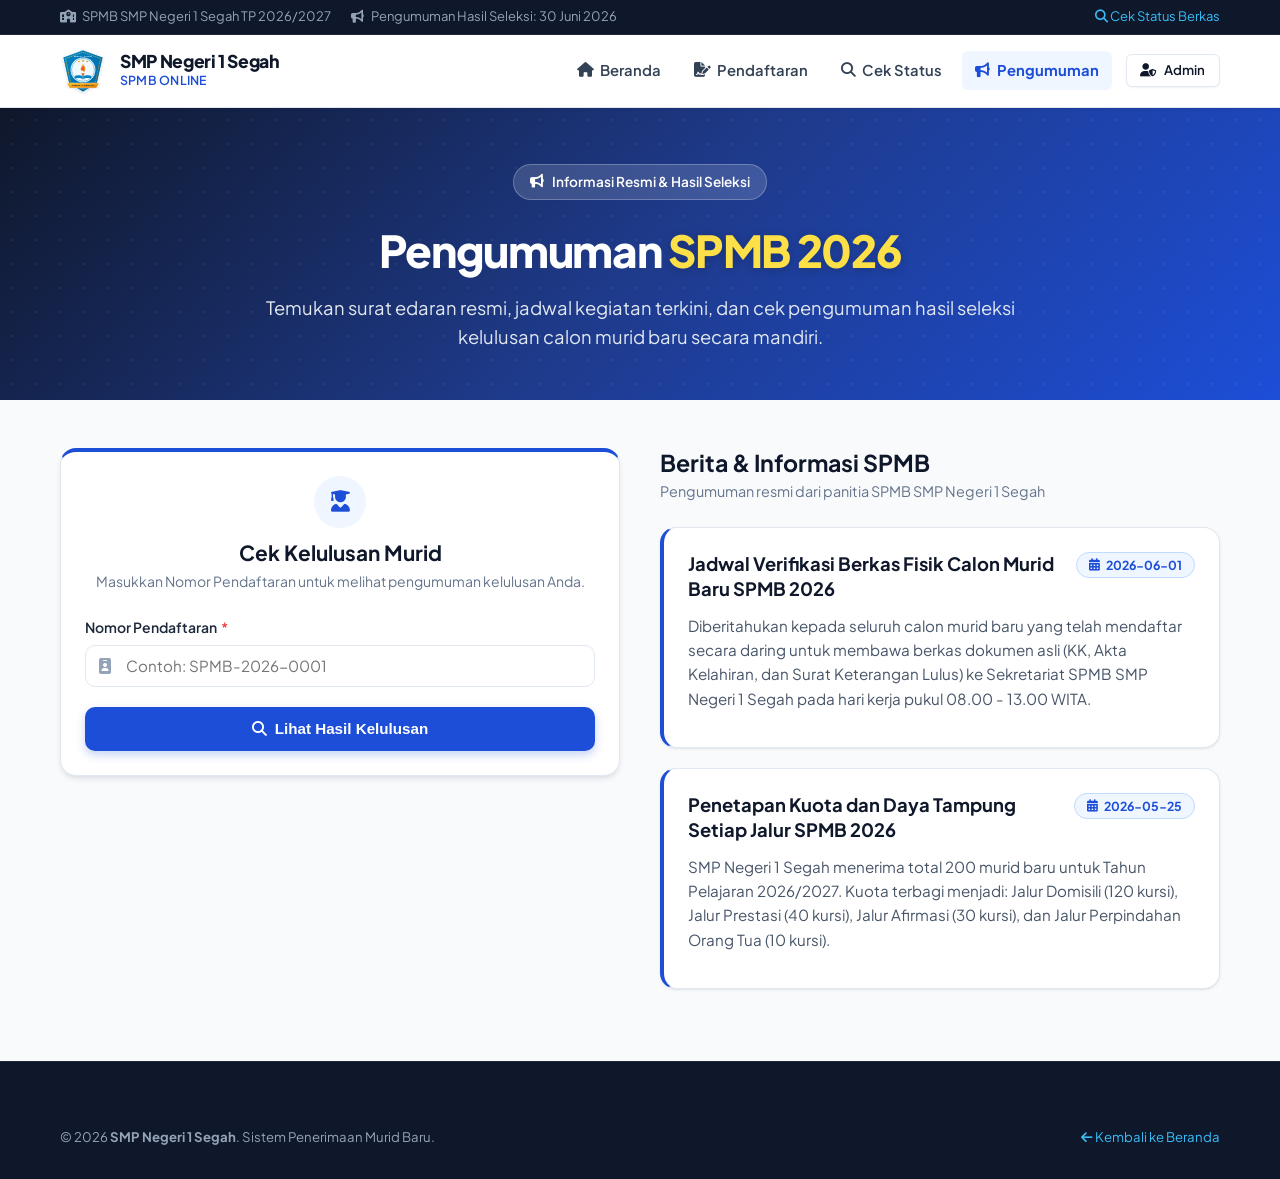
<file: pengumuman.html>
<!DOCTYPE html>
<html lang="id">
<head>
  <meta charset="UTF-8">
  <meta name="viewport" content="width=device-width, initial-scale=1.0">
  <meta name="description" content="Pusat pengumuman resmi dan hasil kelulusan SPMB SMP Negeri 1 Segah.">
  <title>Pengumuman & Kelulusan - SPMB SMP Negeri 1 Segah</title>
  
  <link rel="icon" type="image/svg+xml" href="assets/logo.svg">
  <link rel="stylesheet" href="https://cdnjs.cloudflare.com/ajax/libs/font-awesome/6.5.1/css/all.min.css">
  <link rel="stylesheet" href="css/style.css">
  <link rel="stylesheet" href="css/responsive.css">
</head>
<body>

  <!-- Topbar -->
  <div class="topbar">
    <div class="container">
      <div class="topbar-info">
        <span><i class="fas fa-school"></i> SPMB SMP Negeri 1 Segah TP 2026/2027</span>
        <span><i class="fas fa-bullhorn"></i> Pengumuman Hasil Seleksi: 30 Juni 2026</span>
      </div>
      <div class="topbar-info">
        <span><a href="cek-status.html" style="color: #38bdf8;"><i class="fas fa-search"></i> Cek Status Berkas</a></span>
      </div>
    </div>
  </div>

  <!-- Header Navbar -->
  <header class="navbar">
    <div class="container">
      <a href="index.html" class="brand">
        <img src="assets/logo.svg" alt="Logo" class="brand-logo">
        <div class="brand-text">
          <h1 data-school-name>SMP NEGERI 1 SEGAH</h1>
          <span>SPMB ONLINE</span>
        </div>
      </a>
      <button class="nav-toggle" aria-label="Menu"><i class="fas fa-bars"></i></button>
      <nav>
        <ul class="nav-menu">
          <li><a href="index.html" class="nav-link"><i class="fas fa-home"></i> Beranda</a></li>
          <li><a href="pendaftaran.html" class="nav-link"><i class="fas fa-file-signature"></i> Pendaftaran</a></li>
          <li><a href="cek-status.html" class="nav-link"><i class="fas fa-search"></i> Cek Status</a></li>
          <li><a href="pengumuman.html" class="nav-link active"><i class="fas fa-bullhorn"></i> Pengumuman</a></li>
          <li class="nav-btn"><a href="login.html" class="btn btn-secondary btn-sm"><i class="fas fa-user-shield"></i> Admin</a></li>
        </ul>
      </nav>
    </div>
  </header>

  <!-- Hero Pengumuman -->
  <section class="hero" style="padding: 3.5rem 0 3rem;">
    <div class="container">
      <div class="hero-content">
        <div class="hero-badge">
          <i class="fas fa-bullhorn"></i> Informasi Resmi & Hasil Seleksi
        </div>
        <h2 class="hero-title">Pengumuman <span class="highlight">SPMB 2026</span></h2>
        <p class="hero-subtitle">
          Temukan surat edaran resmi, jadwal kegiatan terkini, dan cek pengumuman hasil seleksi kelulusan calon murid baru secara mandiri.
        </p>
      </div>
    </div>
  </section>

  <!-- Main Content Area -->
  <main class="section" style="padding-top: 3rem;">
    <div class="container">
      <div class="form-row" style="gap: 2.5rem; align-items: start;">

        <!-- Kolom Kiri: Cek Hasil Kelulusan Individual -->
        <div style="flex: 1;">
          <div class="card" style="box-shadow: var(--shadow-md); border-top: 4px solid var(--primary); position: sticky; top: 90px;">
            <div style="text-align: center; margin-bottom: 1.5rem;">
              <div style="width: 52px; height: 52px; border-radius: 50%; background: #eff6ff; color: var(--primary); display: flex; align-items: center; justify-content: center; font-size: 1.35rem; margin: 0 auto 0.75rem;">
                <i class="fas fa-user-graduate"></i>
              </div>
              <h3 style="font-size: 1.3rem; margin-bottom: 0.25rem;">Cek Kelulusan Murid</h3>
              <p style="color: var(--text-muted); font-size: 0.875rem;">
                Masukkan Nomor Pendaftaran untuk melihat pengumuman kelulusan Anda.
              </p>
            </div>

            <form id="formCekKelulusan" novalidate>
              <div class="form-group">
                <label class="form-label" for="lulusNoPendaftaran">Nomor Pendaftaran <span class="required">*</span></label>
                <div class="input-group">
                  <i class="fas fa-id-badge input-icon"></i>
                  <input type="text" id="lulusNoPendaftaran" class="form-control" placeholder="Contoh: SPMB-2026-0001" required>
                </div>
                <span class="form-error" id="errorLulusNo"></span>
              </div>

              <button type="submit" class="btn btn-primary btn-block" id="btnCekKelulusan">
                <i class="fas fa-search"></i> Lihat Hasil Kelulusan
              </button>
            </form>

            <!-- Loading Cek Kelulusan -->
            <div id="loadingKelulusan" class="loading-overlay" style="display: none; padding: 1.5rem 0;">
              <div class="spinner spinner-primary"></div>
              <span style="font-size: 0.85rem;">Memeriksa status kelulusan...</span>
            </div>

            <!-- Hasil Kelulusan Box -->
            <div id="boxHasilKelulusan" style="display: none; margin-top: 1.5rem; animation: fadeIn 0.3s ease;">
              <!-- Konten hasil dimasukkan via JS -->
            </div>
          </div>
        </div>

        <!-- Kolom Kanan: Daftar Pengumuman Sekolah -->
        <div style="flex: 1.5;">
          <div style="display: flex; justify-content: space-between; align-items: center; margin-bottom: 1.5rem;">
            <div>
              <h3 style="font-size: 1.45rem; margin-bottom: 0.2rem;">Berita & Informasi SPMB</h3>
              <p style="color: var(--text-muted); font-size: 0.9rem; margin: 0;">Pengumuman resmi dari panitia SPMB SMP Negeri 1 Segah</p>
            </div>
          </div>

          <!-- Loading Announcements -->
          <div id="loadingAnnouncements" class="card loading-overlay">
            <div class="spinner spinner-primary spinner-lg"></div>
            <p>Memuat pengumuman terbaru...</p>
          </div>

          <!-- Announcements List Container -->
          <div id="announcementsList" style="display: flex; flex-direction: column; gap: 1.25rem;">
            <!-- Render via JS -->
          </div>

          <!-- Empty State (jika belum ada) -->
          <div id="emptyAnnouncements" class="card empty-state" style="display: none;">
            <i class="fas fa-newspaper empty-state-icon"></i>
            <h4 class="empty-state-title">Belum Ada Pengumuman Baru</h4>
            <p class="empty-state-desc">Pengumuman resmi panitia SPMB akan ditampilkan di halaman ini.</p>
          </div>
        </div>

      </div>
    </div>
  </main>

  <!-- Footer -->
  <footer class="footer">
    <div class="container">
      <div class="footer-bottom" style="border: none; padding-top: 0;">
        <div>&copy; 2026 <strong data-school-name>SMP Negeri 1 Segah</strong>. Sistem Penerimaan Murid Baru.</div>
        <div><a href="index.html" style="color: #38bdf8;"><i class="fas fa-arrow-left"></i> Kembali ke Beranda</a></div>
      </div>
    </div>
  </footer>

  <div class="toast-container"></div>

  <!-- Scripts -->
  <script src="js/config.js"></script>
  <script src="js/api.js"></script>
  <script src="js/main.js"></script>
  <script src="js/pengumuman.js"></script>
</body>
</html>
</file>
<file: css/style.css>
/* ==========================================================================
   SPMB SMP NEGERI 1 SEGAH - GLOBAL STYLESHEET
   Desain: Modern, Bersih, Responsif, Profesional
   ========================================================================== */

@import url('https://fonts.googleapis.com/css2?family=Plus+Jakarta+Sans:wght@300;400;500;600;700;800&display=swap');

:root {
  /* Color Palette */
  --primary: #1d4ed8;         /* Royal Blue */
  --primary-dark: #1e40af;
  --primary-light: #3b82f6;
  --primary-subtle: #eff6ff;
  
  --secondary: #0f766e;       /* Deep Emerald / Teal */
  --secondary-light: #14b8a6;
  --secondary-subtle: #f0fdf4;

  --accent-gold: #f59e0b;
  --accent-amber: #d97706;

  --success: #10b981;
  --success-bg: #ecfdf5;
  --success-border: #a7f3d0;
  
  --warning: #f59e0b;
  --warning-bg: #fffbeb;
  --warning-border: #fde68a;

  --danger: #ef4444;
  --danger-bg: #fef2f2;
  --danger-border: #fecaca;

  --info: #0284c7;
  --info-bg: #f0f9ff;
  --info-border: #bae6fd;

  /* Neutral tones */
  --text-main: #0f172a;
  --text-muted: #64748b;
  --text-light: #94a3b8;
  --border-color: #e2e8f0;
  --border-subtle: #f1f5f9;
  --bg-page: #f8fafc;
  --bg-card: #ffffff;
  --bg-elevated: #ffffff;

  /* Shadows */
  --shadow-xs: 0 1px 2px 0 rgba(0, 0, 0, 0.05);
  --shadow-sm: 0 1px 3px 0 rgba(15, 23, 42, 0.08), 0 1px 2px -1px rgba(15, 23, 42, 0.08);
  --shadow-md: 0 4px 6px -1px rgba(15, 23, 42, 0.09), 0 2px 4px -2px rgba(15, 23, 42, 0.07);
  --shadow-lg: 0 10px 15px -3px rgba(15, 23, 42, 0.08), 0 4px 6px -4px rgba(15, 23, 42, 0.06);
  --shadow-xl: 0 20px 25px -5px rgba(15, 23, 42, 0.1), 0 8px 10px -6px rgba(15, 23, 42, 0.08);

  /* Radius */
  --radius-sm: 6px;
  --radius-md: 10px;
  --radius-lg: 16px;
  --radius-full: 9999px;

  /* Transitions */
  --transition: all 0.2s cubic-bezier(0.4, 0, 0.2, 1);
  --font-sans: 'Plus Jakarta Sans', system-ui, -apple-system, BlinkMacSystemFont, "Segoe UI", Roboto, sans-serif;
}

/* Reset & Box Sizing */
*, *::before, *::after {
  box-sizing: border-box;
  margin: 0;
  padding: 0;
}

html {
  scroll-behavior: smooth;
  font-size: 16px;
}

body {
  font-family: var(--font-sans);
  background-color: var(--bg-page);
  color: var(--text-main);
  line-height: 1.6;
  -webkit-font-smoothing: antialiased;
  min-height: 100vh;
  display: flex;
  flex-direction: column;
}

/* Container */
.container {
  width: 100%;
  max-width: 1200px;
  margin: 0 auto;
  padding: 0 1.25rem;
}

.container-narrow {
  width: 100%;
  max-width: 900px;
  margin: 0 auto;
  padding: 0 1.25rem;
}

/* Typography */
h1, h2, h3, h4, h5, h6 {
  color: var(--text-main);
  font-weight: 700;
  line-height: 1.25;
}

h1 { font-size: 2.25rem; }
h2 { font-size: 1.75rem; }
h3 { font-size: 1.35rem; }
h4 { font-size: 1.15rem; }

p {
  margin-bottom: 1rem;
}

p:last-child {
  margin-bottom: 0;
}

a {
  color: var(--primary);
  text-decoration: none;
  transition: var(--transition);
}

a:hover {
  color: var(--primary-dark);
}

/* Top bar announcement / emergency info */
.topbar {
  background: #0f172a;
  color: #94a3b8;
  font-size: 0.8125rem;
  padding: 0.4rem 0;
  border-bottom: 1px solid #1e293b;
}

.topbar .container {
  display: flex;
  justify-content: space-between;
  align-items: center;
  gap: 1rem;
}

.topbar-info {
  display: flex;
  align-items: center;
  gap: 1.25rem;
}

.topbar-info span {
  display: inline-flex;
  align-items: center;
  gap: 0.4rem;
}

/* Navbar */
.navbar {
  position: sticky;
  top: 0;
  z-index: 1000;
  background-color: rgba(255, 255, 255, 0.95);
  backdrop-filter: blur(10px);
  border-bottom: 1px solid var(--border-color);
  box-shadow: var(--shadow-sm);
}

.navbar .container {
  display: flex;
  align-items: center;
  justify-content: space-between;
  height: 72px;
}

.brand {
  display: flex;
  align-items: center;
  gap: 0.875rem;
  text-decoration: none;
}

.brand-logo {
  width: 46px;
  height: 46px;
  object-fit: contain;
  flex-shrink: 0;
}

.brand-text h1 {
  font-size: 1.1rem;
  font-weight: 800;
  color: #0f172a;
  letter-spacing: -0.02em;
  margin: 0;
  line-height: 1.15;
}

.brand-text span {
  font-size: 0.775rem;
  font-weight: 600;
  color: var(--primary);
  display: block;
  letter-spacing: 0.02em;
  text-transform: uppercase;
}

/* Navigation Links */
.nav-menu {
  display: flex;
  align-items: center;
  gap: 0.35rem;
  list-style: none;
}

.nav-link {
  display: inline-flex;
  align-items: center;
  gap: 0.4rem;
  padding: 0.5rem 0.85rem;
  font-size: 0.925rem;
  font-weight: 600;
  color: #334155;
  border-radius: var(--radius-sm);
  transition: var(--transition);
}

.nav-link:hover {
  color: var(--primary);
  background-color: var(--primary-subtle);
}

.nav-link.active {
  color: var(--primary);
  background-color: var(--primary-subtle);
  font-weight: 700;
}

.nav-btn {
  margin-left: 0.5rem;
}

/* Hamburger button */
.nav-toggle {
  display: none;
  background: none;
  border: none;
  cursor: pointer;
  padding: 0.5rem;
  color: #334155;
  font-size: 1.5rem;
  border-radius: var(--radius-sm);
}

.nav-toggle:hover {
  background-color: var(--border-subtle);
}

/* Hero Section */
.hero {
  position: relative;
  background: linear-gradient(135deg, #0f172a 0%, #1e3a8a 50%, #1d4ed8 100%);
  color: #ffffff;
  padding: 4.5rem 0 4rem;
  overflow: hidden;
}

.hero::before {
  content: '';
  position: absolute;
  top: 0; right: 0; bottom: 0; left: 0;
  background-image: radial-gradient(rgba(255, 255, 255, 0.1) 1px, transparent 1px);
  background-size: 24px 24px;
  pointer-events: none;
  opacity: 0.6;
}

.hero-content {
  position: relative;
  z-index: 1;
  max-width: 780px;
  text-align: center;
  margin: 0 auto;
}

.hero-badge {
  display: inline-flex;
  align-items: center;
  gap: 0.5rem;
  background: rgba(255, 255, 255, 0.15);
  border: 1px solid rgba(255, 255, 255, 0.25);
  padding: 0.4rem 1rem;
  border-radius: var(--radius-full);
  font-size: 0.85rem;
  font-weight: 600;
  margin-bottom: 1.5rem;
  backdrop-filter: blur(8px);
}

.hero-title {
  font-size: 2.75rem;
  font-weight: 800;
  line-height: 1.2;
  margin-bottom: 1rem;
  color: #ffffff;
  letter-spacing: -0.03em;
}

.hero-title .highlight {
  color: #fde047;
  text-shadow: 0 2px 10px rgba(0,0,0,0.2);
}

.hero-subtitle {
  font-size: 1.15rem;
  color: #e2e8f0;
  margin-bottom: 2rem;
  line-height: 1.6;
  font-weight: 400;
}

.hero-actions {
  display: flex;
  justify-content: center;
  gap: 1rem;
  flex-wrap: wrap;
}

/* Quick Information Bar */
.info-strip {
  background: #ffffff;
  border-bottom: 1px solid var(--border-color);
  box-shadow: var(--shadow-sm);
  padding: 1.5rem 0;
  margin-top: -1.75rem;
  position: relative;
  z-index: 2;
  border-radius: var(--radius-lg);
  max-width: 1100px;
  margin-left: auto;
  margin-right: auto;
}

.info-grid {
  display: grid;
  grid-template-columns: repeat(auto-fit, minmax(190px, 1fr));
  gap: 1.25rem;
  text-align: center;
}

.info-item {
  padding: 0 1rem;
  border-right: 1px solid var(--border-color);
}

.info-item:last-child {
  border-right: none;
}

.info-item .icon {
  font-size: 1.5rem;
  color: var(--primary);
  margin-bottom: 0.5rem;
  display: inline-block;
}

.info-item h4 {
  font-size: 0.95rem;
  font-weight: 700;
  color: var(--text-main);
  margin-bottom: 0.2rem;
}

.info-item p {
  font-size: 0.8rem;
  color: var(--text-muted);
}

/* Section styling */
.section {
  padding: 4.5rem 0;
}

.section-alt {
  background-color: #f1f5f9;
}

.section-header {
  text-align: center;
  max-width: 680px;
  margin: 0 auto 3rem;
}

.section-tag {
  display: inline-block;
  font-size: 0.825rem;
  font-weight: 700;
  text-transform: uppercase;
  letter-spacing: 0.08em;
  color: var(--primary);
  margin-bottom: 0.5rem;
}

.section-title {
  font-size: 2rem;
  font-weight: 800;
  color: var(--text-main);
  margin-bottom: 0.75rem;
  letter-spacing: -0.02em;
}

.section-desc {
  font-size: 1rem;
  color: var(--text-muted);
}

/* Buttons */
.btn {
  display: inline-flex;
  align-items: center;
  justify-content: center;
  gap: 0.5rem;
  padding: 0.65rem 1.4rem;
  font-size: 0.95rem;
  font-weight: 600;
  border-radius: var(--radius-md);
  border: 1px solid transparent;
  cursor: pointer;
  transition: var(--transition);
  text-decoration: none;
  line-height: 1.4;
  white-space: nowrap;
}

.btn-primary {
  background-color: var(--primary);
  color: #ffffff;
  box-shadow: 0 4px 10px rgba(29, 78, 216, 0.25);
}

.btn-primary:hover {
  background-color: var(--primary-dark);
  color: #ffffff;
  transform: translateY(-1px);
  box-shadow: 0 6px 15px rgba(29, 78, 216, 0.35);
}

.btn-secondary {
  background-color: #ffffff;
  color: var(--text-main);
  border-color: var(--border-color);
  box-shadow: var(--shadow-xs);
}

.btn-secondary:hover {
  background-color: var(--border-subtle);
  color: var(--primary);
  border-color: #cbd5e1;
}

.btn-outline {
  background-color: transparent;
  color: #ffffff;
  border-color: rgba(255, 255, 255, 0.6);
}

.btn-outline:hover {
  background-color: rgba(255, 255, 255, 0.15);
  border-color: #ffffff;
  color: #ffffff;
}

.btn-success {
  background-color: var(--success);
  color: #ffffff;
}

.btn-success:hover {
  background-color: #059669;
  color: #ffffff;
}

.btn-danger {
  background-color: var(--danger);
  color: #ffffff;
}

.btn-danger:hover {
  background-color: #dc2626;
  color: #ffffff;
}

.btn-warning {
  background-color: var(--warning);
  color: #ffffff;
}

.btn-warning:hover {
  background-color: var(--accent-amber);
  color: #ffffff;
}

.btn-sm {
  padding: 0.4rem 0.85rem;
  font-size: 0.825rem;
  border-radius: var(--radius-sm);
}

.btn-lg {
  padding: 0.85rem 1.85rem;
  font-size: 1.05rem;
  border-radius: var(--radius-md);
}

.btn-block {
  display: flex;
  width: 100%;
}

.btn:disabled {
  opacity: 0.6;
  cursor: not-allowed;
  transform: none !important;
}

/* Cards */
.card {
  background-color: var(--bg-card);
  border: 1px solid var(--border-color);
  border-radius: var(--radius-lg);
  box-shadow: var(--shadow-sm);
  padding: 1.5rem;
  transition: var(--transition);
}

.card:hover {
  box-shadow: var(--shadow-md);
}

.card-header {
  display: flex;
  align-items: center;
  justify-content: space-between;
  padding-bottom: 1rem;
  margin-bottom: 1rem;
  border-bottom: 1px solid var(--border-color);
}

.card-title {
  font-size: 1.15rem;
  font-weight: 700;
  margin: 0;
}

/* Jalur Grid */
.jalur-grid {
  display: grid;
  grid-template-columns: repeat(auto-fit, minmax(260px, 1fr));
  gap: 1.5rem;
}

.jalur-card {
  background: #ffffff;
  border: 1px solid var(--border-color);
  border-radius: var(--radius-lg);
  padding: 1.75rem;
  display: flex;
  flex-direction: column;
  position: relative;
  overflow: hidden;
  transition: var(--transition);
}

.jalur-card::before {
  content: '';
  position: absolute;
  top: 0; left: 0; right: 0;
  height: 4px;
  background: var(--primary);
}

.jalur-card.afirmasi::before { background: #0f766e; }
.jalur-card.prestasi::before { background: #d97706; }
.jalur-card.mutasi::before { background: #7c3aed; }

.jalur-card:hover {
  transform: translateY(-4px);
  box-shadow: var(--shadow-lg);
}

.jalur-icon {
  width: 48px;
  height: 48px;
  border-radius: var(--radius-md);
  background: var(--primary-subtle);
  color: var(--primary);
  display: flex;
  align-items: center;
  justify-content: center;
  font-size: 1.35rem;
  margin-bottom: 1.25rem;
}

.jalur-card.afirmasi .jalur-icon { background: #f0fdf4; color: #0f766e; }
.jalur-card.prestasi .jalur-icon { background: #fffbeb; color: #d97706; }
.jalur-card.mutasi .jalur-icon { background: #f5f3ff; color: #7c3aed; }

.jalur-title {
  font-size: 1.2rem;
  font-weight: 700;
  margin-bottom: 0.5rem;
}

.jalur-kuota {
  display: inline-block;
  font-size: 0.8rem;
  font-weight: 700;
  color: var(--primary);
  background: var(--primary-subtle);
  padding: 0.25rem 0.75rem;
  border-radius: var(--radius-full);
  margin-bottom: 1rem;
}

.jalur-desc {
  font-size: 0.9rem;
  color: var(--text-muted);
  flex-grow: 1;
  margin-bottom: 1.25rem;
}

/* Alur / Step Timeline */
.timeline {
  display: grid;
  grid-template-columns: repeat(auto-fit, minmax(200px, 1fr));
  gap: 1.5rem;
  position: relative;
}

.step-card {
  background: #ffffff;
  border: 1px solid var(--border-color);
  border-radius: var(--radius-lg);
  padding: 1.5rem;
  position: relative;
  text-align: center;
}

.step-number {
  width: 44px;
  height: 44px;
  border-radius: 50%;
  background: var(--primary);
  color: #ffffff;
  font-weight: 800;
  font-size: 1.1rem;
  display: flex;
  align-items: center;
  justify-content: center;
  margin: 0 auto 1rem;
  box-shadow: 0 4px 10px rgba(29, 78, 216, 0.3);
}

.step-title {
  font-size: 1.05rem;
  font-weight: 700;
  margin-bottom: 0.5rem;
}

.step-desc {
  font-size: 0.85rem;
  color: var(--text-muted);
}

/* Schedule Table */
.schedule-table {
  width: 100%;
  border-collapse: collapse;
  background: #ffffff;
  border-radius: var(--radius-lg);
  overflow: hidden;
  box-shadow: var(--shadow-sm);
  border: 1px solid var(--border-color);
}

.schedule-table th, .schedule-table td {
  padding: 1rem 1.25rem;
  text-align: left;
}

.schedule-table th {
  background: #f8fafc;
  font-size: 0.85rem;
  font-weight: 700;
  color: #475569;
  text-transform: uppercase;
  letter-spacing: 0.05em;
  border-bottom: 2px solid var(--border-color);
}

.schedule-table td {
  border-bottom: 1px solid var(--border-color);
  font-size: 0.925rem;
}

.schedule-table tr:last-child td {
  border-bottom: none;
}

.schedule-table tr:hover td {
  background-color: #f8fafc;
}

/* Badges */
.badge {
  display: inline-flex;
  align-items: center;
  gap: 0.35rem;
  padding: 0.3rem 0.75rem;
  border-radius: var(--radius-full);
  font-size: 0.775rem;
  font-weight: 700;
  line-height: 1.2;
}

.badge-primary {
  background-color: var(--primary-subtle);
  color: var(--primary);
  border: 1px solid #bfdbfe;
}

.badge-success, .badge-lulus, .badge-terverifikasi {
  background-color: var(--success-bg);
  color: #065f46;
  border: 1px solid var(--success-border);
}

.badge-warning, .badge-menunggu {
  background-color: var(--warning-bg);
  color: #92400e;
  border: 1px solid var(--warning-border);
}

.badge-danger, .badge-tidak-lulus {
  background-color: var(--danger-bg);
  color: #991b1b;
  border: 1px solid var(--danger-border);
}

.badge-perbaikan {
  background-color: #fff7ed;
  color: #c2410c;
  border: 1px solid #fed7aa;
}

.badge-info {
  background-color: var(--info-bg);
  color: #0369a1;
  border: 1px solid var(--info-border);
}

/* Forms & Inputs */
.form-group {
  margin-bottom: 1.25rem;
}

.form-row {
  display: grid;
  grid-template-columns: repeat(auto-fit, minmax(240px, 1fr));
  gap: 1rem;
}

.form-label {
  display: block;
  font-size: 0.875rem;
  font-weight: 600;
  color: #1e293b;
  margin-bottom: 0.4rem;
}

.form-label .required {
  color: var(--danger);
  margin-left: 2px;
}

.form-control {
  width: 100%;
  padding: 0.65rem 0.85rem;
  font-size: 0.95rem;
  font-family: inherit;
  color: var(--text-main);
  background-color: #ffffff;
  border: 1px solid var(--border-color);
  border-radius: var(--radius-md);
  outline: none;
  transition: var(--transition);
}

.form-control:focus {
  border-color: var(--primary);
  box-shadow: 0 0 0 3px rgba(29, 78, 216, 0.15);
}

.form-control.is-invalid {
  border-color: var(--danger);
  background-color: #fffbfb;
}

.form-control.is-invalid:focus {
  box-shadow: 0 0 0 3px rgba(239, 68, 68, 0.15);
}

.form-hint {
  font-size: 0.8rem;
  color: var(--text-muted);
  margin-top: 0.35rem;
  display: block;
}

.form-error {
  font-size: 0.8rem;
  color: var(--danger);
  margin-top: 0.35rem;
  display: block;
  font-weight: 500;
}

.input-group {
  position: relative;
  display: flex;
  align-items: center;
}

.input-icon {
  position: absolute;
  left: 0.85rem;
  color: var(--text-light);
  pointer-events: none;
}

.input-group .form-control {
  padding-left: 2.5rem;
}

/* File Upload Box */
.file-upload-box {
  border: 2px dashed var(--border-color);
  border-radius: var(--radius-md);
  padding: 1.5rem;
  text-align: center;
  background-color: #f8fafc;
  cursor: pointer;
  transition: var(--transition);
  position: relative;
}

.file-upload-box:hover {
  border-color: var(--primary);
  background-color: var(--primary-subtle);
}

.file-upload-box input[type="file"] {
  position: absolute;
  top: 0; left: 0; width: 100%; height: 100%;
  opacity: 0;
  cursor: pointer;
}

.file-upload-icon {
  font-size: 2rem;
  color: var(--primary);
  margin-bottom: 0.5rem;
}

.file-name-preview {
  font-size: 0.85rem;
  font-weight: 600;
  color: var(--primary);
  margin-top: 0.5rem;
  word-break: break-all;
}

/* Multi-step Wizard */
.wizard-header {
  margin-bottom: 2.5rem;
}

.wizard-progress {
  display: flex;
  justify-content: space-between;
  position: relative;
  max-width: 850px;
  margin: 0 auto;
}

.wizard-progress::before {
  content: '';
  position: absolute;
  top: 22px;
  left: 30px;
  right: 30px;
  height: 3px;
  background-color: var(--border-color);
  z-index: 0;
}

.wizard-progress-bar {
  position: absolute;
  top: 22px;
  left: 30px;
  height: 3px;
  background-color: var(--primary);
  z-index: 0;
  transition: width 0.3s ease;
}

.wizard-step-item {
  position: relative;
  z-index: 1;
  display: flex;
  flex-direction: column;
  align-items: center;
  text-align: center;
  width: 90px;
}

.wizard-step-circle {
  width: 44px;
  height: 44px;
  border-radius: 50%;
  background: #ffffff;
  border: 2px solid var(--border-color);
  color: var(--text-muted);
  display: flex;
  align-items: center;
  justify-content: center;
  font-weight: 700;
  font-size: 0.95rem;
  margin-bottom: 0.5rem;
  transition: var(--transition);
}

.wizard-step-item.active .wizard-step-circle {
  border-color: var(--primary);
  background-color: var(--primary);
  color: #ffffff;
  box-shadow: 0 0 0 4px rgba(29, 78, 216, 0.2);
}

.wizard-step-item.completed .wizard-step-circle {
  border-color: var(--success);
  background-color: var(--success);
  color: #ffffff;
}

.wizard-step-label {
  font-size: 0.775rem;
  font-weight: 600;
  color: var(--text-muted);
  line-height: 1.2;
}

.wizard-step-item.active .wizard-step-label {
  color: var(--primary);
  font-weight: 700;
}

.wizard-step-item.completed .wizard-step-label {
  color: var(--text-main);
}

.wizard-step-pane {
  display: none;
}

.wizard-step-pane.active {
  display: block;
  animation: fadeIn 0.3s ease-in-out;
}

@keyframes fadeIn {
  from { opacity: 0; transform: translateY(6px); }
  to { opacity: 1; transform: translateY(0); }
}

.wizard-footer {
  display: flex;
  justify-content: space-between;
  align-items: center;
  margin-top: 2rem;
  padding-top: 1.5rem;
  border-top: 1px solid var(--border-color);
}

/* Modals */
.modal-backdrop {
  position: fixed;
  top: 0; left: 0; right: 0; bottom: 0;
  background-color: rgba(15, 23, 42, 0.6);
  backdrop-filter: blur(4px);
  z-index: 2000;
  display: flex;
  align-items: center;
  justify-content: center;
  padding: 1.25rem;
  opacity: 0;
  visibility: hidden;
  transition: var(--transition);
}

.modal-backdrop.active {
  opacity: 1;
  visibility: visible;
}

.modal-box {
  background: #ffffff;
  border-radius: var(--radius-lg);
  max-width: 600px;
  width: 100%;
  max-height: 90vh;
  display: flex;
  flex-direction: column;
  box-shadow: var(--shadow-xl);
  transform: scale(0.95);
  transition: var(--transition);
  overflow: hidden;
}

.modal-backdrop.active .modal-box {
  transform: scale(1);
}

.modal-box.modal-lg {
  max-width: 850px;
}

.modal-header {
  display: flex;
  align-items: center;
  justify-content: space-between;
  padding: 1.25rem 1.5rem;
  border-bottom: 1px solid var(--border-color);
}

.modal-title {
  font-size: 1.2rem;
  font-weight: 700;
  margin: 0;
}

.modal-close {
  background: none;
  border: none;
  font-size: 1.35rem;
  color: var(--text-muted);
  cursor: pointer;
  padding: 0.25rem;
  border-radius: var(--radius-sm);
  line-height: 1;
}

.modal-close:hover {
  color: var(--text-main);
  background-color: var(--border-subtle);
}

.modal-body {
  padding: 1.5rem;
  overflow-y: auto;
}

.modal-footer {
  display: flex;
  justify-content: flex-end;
  gap: 0.75rem;
  padding: 1rem 1.5rem;
  border-top: 1px solid var(--border-color);
  background-color: #f8fafc;
}

/* Toast Notifications */
.toast-container {
  position: fixed;
  bottom: 1.5rem;
  right: 1.5rem;
  z-index: 3000;
  display: flex;
  flex-direction: column;
  gap: 0.75rem;
  max-width: 400px;
  pointer-events: none;
}

.toast {
  background: #ffffff;
  border-radius: var(--radius-md);
  padding: 1rem 1.25rem;
  box-shadow: var(--shadow-lg);
  display: flex;
  align-items: flex-start;
  gap: 0.75rem;
  border-left: 4px solid var(--primary);
  pointer-events: auto;
  animation: slideInRight 0.3s ease;
  transition: var(--transition);
}

.toast.toast-success { border-left-color: var(--success); }
.toast.toast-warning { border-left-color: var(--warning); }
.toast.toast-danger  { border-left-color: var(--danger); }
.toast.toast-info    { border-left-color: var(--info); }

.toast-icon {
  font-size: 1.2rem;
  margin-top: 0.1rem;
}

.toast-success .toast-icon { color: var(--success); }
.toast-warning .toast-icon { color: var(--warning); }
.toast-danger  .toast-icon { color: var(--danger); }
.toast-info    .toast-icon { color: var(--info); }

.toast-content {
  flex-grow: 1;
}

.toast-title {
  font-size: 0.9rem;
  font-weight: 700;
  margin-bottom: 0.2rem;
}

.toast-message {
  font-size: 0.825rem;
  color: var(--text-muted);
}

.toast-close {
  background: none;
  border: none;
  color: var(--text-light);
  cursor: pointer;
  font-size: 1rem;
}

@keyframes slideInRight {
  from { transform: translateX(100%); opacity: 0; }
  to { transform: translateX(0); opacity: 1; }
}

/* Alerts */
.alert {
  padding: 1rem 1.25rem;
  border-radius: var(--radius-md);
  margin-bottom: 1.25rem;
  display: flex;
  align-items: flex-start;
  gap: 0.75rem;
  font-size: 0.9rem;
  line-height: 1.5;
}

.alert-info {
  background-color: var(--info-bg);
  border: 1px solid var(--info-border);
  color: #0369a1;
}

.alert-success {
  background-color: var(--success-bg);
  border: 1px solid var(--success-border);
  color: #065f46;
}

.alert-warning {
  background-color: var(--warning-bg);
  border: 1px solid var(--warning-border);
  color: #92400e;
}

.alert-danger {
  background-color: var(--danger-bg);
  border: 1px solid var(--danger-border);
  color: #991b1b;
}

/* Loading Spinner */
.spinner {
  display: inline-block;
  width: 1.25rem;
  height: 1.25rem;
  border: 2px solid rgba(255, 255, 255, 0.3);
  border-radius: 50%;
  border-top-color: #ffffff;
  animation: spin 0.8s linear infinite;
}

.spinner-primary {
  border-color: rgba(29, 78, 216, 0.2);
  border-top-color: var(--primary);
}

.spinner-lg {
  width: 2.5rem;
  height: 2.5rem;
  border-width: 3px;
}

@keyframes spin {
  to { transform: rotate(360deg); }
}

.loading-overlay {
  display: flex;
  flex-direction: column;
  align-items: center;
  justify-content: center;
  padding: 3rem 1rem;
  gap: 1rem;
  color: var(--text-muted);
}

/* Empty State */
.empty-state {
  text-align: center;
  padding: 3.5rem 1.5rem;
}

.empty-state-icon {
  font-size: 3rem;
  color: var(--text-light);
  margin-bottom: 1rem;
}

.empty-state-title {
  font-size: 1.15rem;
  font-weight: 700;
  margin-bottom: 0.5rem;
  color: var(--text-main);
}

.empty-state-desc {
  font-size: 0.9rem;
  color: var(--text-muted);
  max-width: 420px;
  margin: 0 auto 1.5rem;
}

/* Footer */
.footer {
  background-color: #0f172a;
  color: #94a3b8;
  padding: 4rem 0 2rem;
  margin-top: auto;
  border-top: 1px solid #1e293b;
}

.footer-grid {
  display: grid;
  grid-template-columns: 2fr repeat(3, 1fr);
  gap: 2.5rem;
  margin-bottom: 3rem;
}

.footer-brand h3 {
  color: #ffffff;
  font-size: 1.25rem;
  margin-bottom: 0.5rem;
}

.footer-brand p {
  font-size: 0.9rem;
  line-height: 1.6;
}

.footer-col h4 {
  color: #ffffff;
  font-size: 0.95rem;
  font-weight: 700;
  margin-bottom: 1.25rem;
  text-transform: uppercase;
  letter-spacing: 0.05em;
}

.footer-links {
  list-style: none;
  display: flex;
  flex-direction: column;
  gap: 0.65rem;
}

.footer-links a {
  color: #94a3b8;
  font-size: 0.875rem;
  transition: var(--transition);
}

.footer-links a:hover {
  color: #ffffff;
  padding-left: 4px;
}

.footer-bottom {
  padding-top: 2rem;
  border-top: 1px solid #1e293b;
  display: flex;
  justify-content: space-between;
  align-items: center;
  font-size: 0.825rem;
  flex-wrap: wrap;
  gap: 1rem;
}

/* ==========================================================================
   PRINT STYLESHEET (CETAK BUKTI PENDAFTARAN - KERTAS A4)
   ========================================================================== */
.print-area {
  display: none;
}

@media print {
  body * {
    visibility: hidden;
  }

  .print-area, .print-area * {
    visibility: visible;
  }

  .print-area {
    display: block !important;
    position: absolute;
    top: 0;
    left: 0;
    width: 100%;
    padding: 0;
    margin: 0;
    background: #ffffff;
    color: #000000;
    font-size: 12pt;
    font-family: 'Times New Roman', Times, serif;
  }

  .no-print, .navbar, .topbar, .footer, .btn, .nav-toggle, .toast-container {
    display: none !important;
  }

  @page {
    size: A4 portrait;
    margin: 1.5cm 1.5cm 1.5cm 1.5cm;
  }
}

/* Bukti Pendaftaran Card Styling */
.bukti-pendaftaran-box {
  background: #ffffff;
  border: 2px solid #0f172a;
  border-radius: var(--radius-md);
  padding: 2.5rem;
  max-width: 800px;
  margin: 2rem auto;
  box-shadow: var(--shadow-md);
}

.bukti-header {
  display: flex;
  align-items: center;
  gap: 1.5rem;
  border-bottom: 3px double #0f172a;
  padding-bottom: 1.25rem;
  margin-bottom: 1.5rem;
  text-align: center;
}

.bukti-header-logo {
  width: 75px;
  height: 75px;
  flex-shrink: 0;
}

.bukti-header-text {
  flex-grow: 1;
}

.bukti-header-text h3 {
  font-size: 1.15rem;
  margin: 0;
  font-weight: 700;
  text-transform: uppercase;
  color: #0f172a;
}

.bukti-header-text h2 {
  font-size: 1.45rem;
  margin: 0.1rem 0;
  font-weight: 800;
  text-transform: uppercase;
  color: #0f172a;
}

.bukti-header-text p {
  font-size: 0.8rem;
  color: #334155;
  margin: 0;
}

.bukti-title {
  text-align: center;
  font-size: 1.25rem;
  font-weight: 800;
  letter-spacing: 0.05em;
  margin: 1.25rem 0;
  text-transform: uppercase;
  border-bottom: 1px dashed #64748b;
  padding-bottom: 0.5rem;
}

.bukti-grid {
  display: grid;
  grid-template-columns: 2fr 1fr;
  gap: 1.5rem;
  margin-bottom: 1.5rem;
}

.bukti-table {
  width: 100%;
  border-collapse: collapse;
}

.bukti-table td {
  padding: 0.4rem 0.5rem;
  font-size: 0.95rem;
  vertical-align: top;
}

.bukti-table td.label {
  width: 38%;
  font-weight: 600;
  color: #334155;
}

.bukti-table td.colon {
  width: 4%;
  text-align: center;
}

.bukti-table td.value {
  font-weight: 700;
  color: #0f172a;
}

.bukti-qrcode-box {
  display: flex;
  flex-direction: column;
  align-items: center;
  justify-content: center;
  border: 1px solid var(--border-color);
  border-radius: var(--radius-md);
  padding: 1rem;
  background-color: #f8fafc;
  text-align: center;
}

.bukti-qrcode-box canvas, .bukti-qrcode-box img {
  width: 130px !important;
  height: 130px !important;
  margin-bottom: 0.5rem;
}

.bukti-qrcode-box span {
  font-size: 0.75rem;
  color: var(--text-muted);
}

.bukti-notes {
  background: #f8fafc;
  border: 1px solid var(--border-color);
  border-radius: var(--radius-sm);
  padding: 1rem;
  font-size: 0.825rem;
  line-height: 1.5;
  margin-bottom: 1.5rem;
}

.bukti-signatures {
  display: flex;
  justify-content: space-between;
  margin-top: 2rem;
  padding-top: 1rem;
  text-align: center;
}

.bukti-sig-col {
  width: 220px;
  font-size: 0.9rem;
}

.bukti-sig-space {
  height: 65px;
}

.bukti-sig-name {
  font-weight: 700;
  border-bottom: 1px solid #0f172a;
  padding-bottom: 2px;
}
</file>
<file: css/responsive.css>
/* ==========================================================================
   SPMB SMP NEGERI 1 SEGAH - RESPONSIVE STYLESHEET
   Mobile-friendly, responsive tables, hamburger menu drawer
   ========================================================================== */

@media (max-width: 992px) {
  .hero-title {
    font-size: 2.25rem;
  }

  .footer-grid {
    grid-template-columns: 1fr 1fr;
    gap: 2rem;
  }
}

@media (max-width: 768px) {
  /* Navbar & Mobile Menu */
  .nav-toggle {
    display: block;
  }

  .nav-menu {
    position: fixed;
    top: 72px;
    left: 0;
    right: 0;
    background-color: #ffffff;
    flex-direction: column;
    align-items: stretch;
    padding: 1.25rem;
    gap: 0.5rem;
    box-shadow: var(--shadow-lg);
    border-bottom: 1px solid var(--border-color);
    transform: translateY(-150%);
    opacity: 0;
    visibility: hidden;
    transition: all 0.3s cubic-bezier(0.4, 0, 0.2, 1);
    max-height: calc(100vh - 72px);
    overflow-y: auto;
  }

  .nav-menu.show {
    transform: translateY(0);
    opacity: 1;
    visibility: visible;
  }

  .nav-link {
    padding: 0.75rem 1rem;
    font-size: 1rem;
  }

  .nav-btn {
    margin-left: 0;
    margin-top: 0.5rem;
  }

  /* Topbar */
  .topbar-info span:not(:first-child) {
    display: none;
  }

  /* Hero Section */
  .hero {
    padding: 3rem 0 2.5rem;
  }

  .hero-title {
    font-size: 1.85rem;
  }

  .hero-subtitle {
    font-size: 1rem;
  }

  .hero-actions {
    flex-direction: column;
    width: 100%;
  }

  .hero-actions .btn {
    width: 100%;
  }

  /* Info Strip */
  .info-strip {
    margin-top: 1rem;
    border-radius: var(--radius-md);
  }

  .info-grid {
    grid-template-columns: 1fr 1fr;
    gap: 1rem;
  }

  .info-item {
    border-right: none;
    border-bottom: 1px solid var(--border-color);
    padding-bottom: 0.75rem;
  }

  .info-item:nth-last-child(-n+2) {
    border-bottom: none;
  }

  /* Section Title */
  .section {
    padding: 3rem 0;
  }

  .section-title {
    font-size: 1.6rem;
  }

  /* Wizard progress in mobile */
  .wizard-progress {
    overflow-x: auto;
    padding-bottom: 0.5rem;
    justify-content: flex-start;
    gap: 1rem;
  }

  .wizard-progress::before, .wizard-progress-bar {
    display: none;
  }

  .wizard-step-item {
    min-width: 80px;
    flex-shrink: 0;
  }

  .wizard-step-circle {
    width: 36px;
    height: 36px;
    font-size: 0.85rem;
  }

  .wizard-step-label {
    font-size: 0.7rem;
  }

  /* Bukti Pendaftaran Grid */
  .bukti-pendaftaran-box {
    padding: 1.5rem;
  }

  .bukti-header {
    flex-direction: column;
    text-align: center;
  }

  .bukti-grid {
    grid-template-columns: 1fr;
  }

  .bukti-signatures {
    flex-direction: column;
    gap: 2rem;
    align-items: center;
  }

  /* Footer */
  .footer-grid {
    grid-template-columns: 1fr;
    gap: 2rem;
  }

  .footer-bottom {
    flex-direction: column;
    text-align: center;
  }
}

@media (max-width: 480px) {
  .hero-title {
    font-size: 1.55rem;
  }

  .info-grid {
    grid-template-columns: 1fr;
  }

  .info-item {
    border-bottom: 1px solid var(--border-color);
  }

  .info-item:last-child {
    border-bottom: none;
  }

  .card {
    padding: 1.15rem;
  }

  .form-row {
    grid-template-columns: 1fr;
  }

  .wizard-footer {
    flex-direction: column-reverse;
    gap: 0.75rem;
  }

  .wizard-footer .btn {
    width: 100%;
  }

  .toast-container {
    left: 1rem;
    right: 1rem;
    bottom: 1rem;
    max-width: none;
  }
}

/* Responsive Table Wrapper */
.table-responsive {
  width: 100%;
  overflow-x: auto;
  -webkit-overflow-scrolling: touch;
  margin-bottom: 1rem;
  border-radius: var(--radius-md);
  border: 1px solid var(--border-color);
}
</file>
